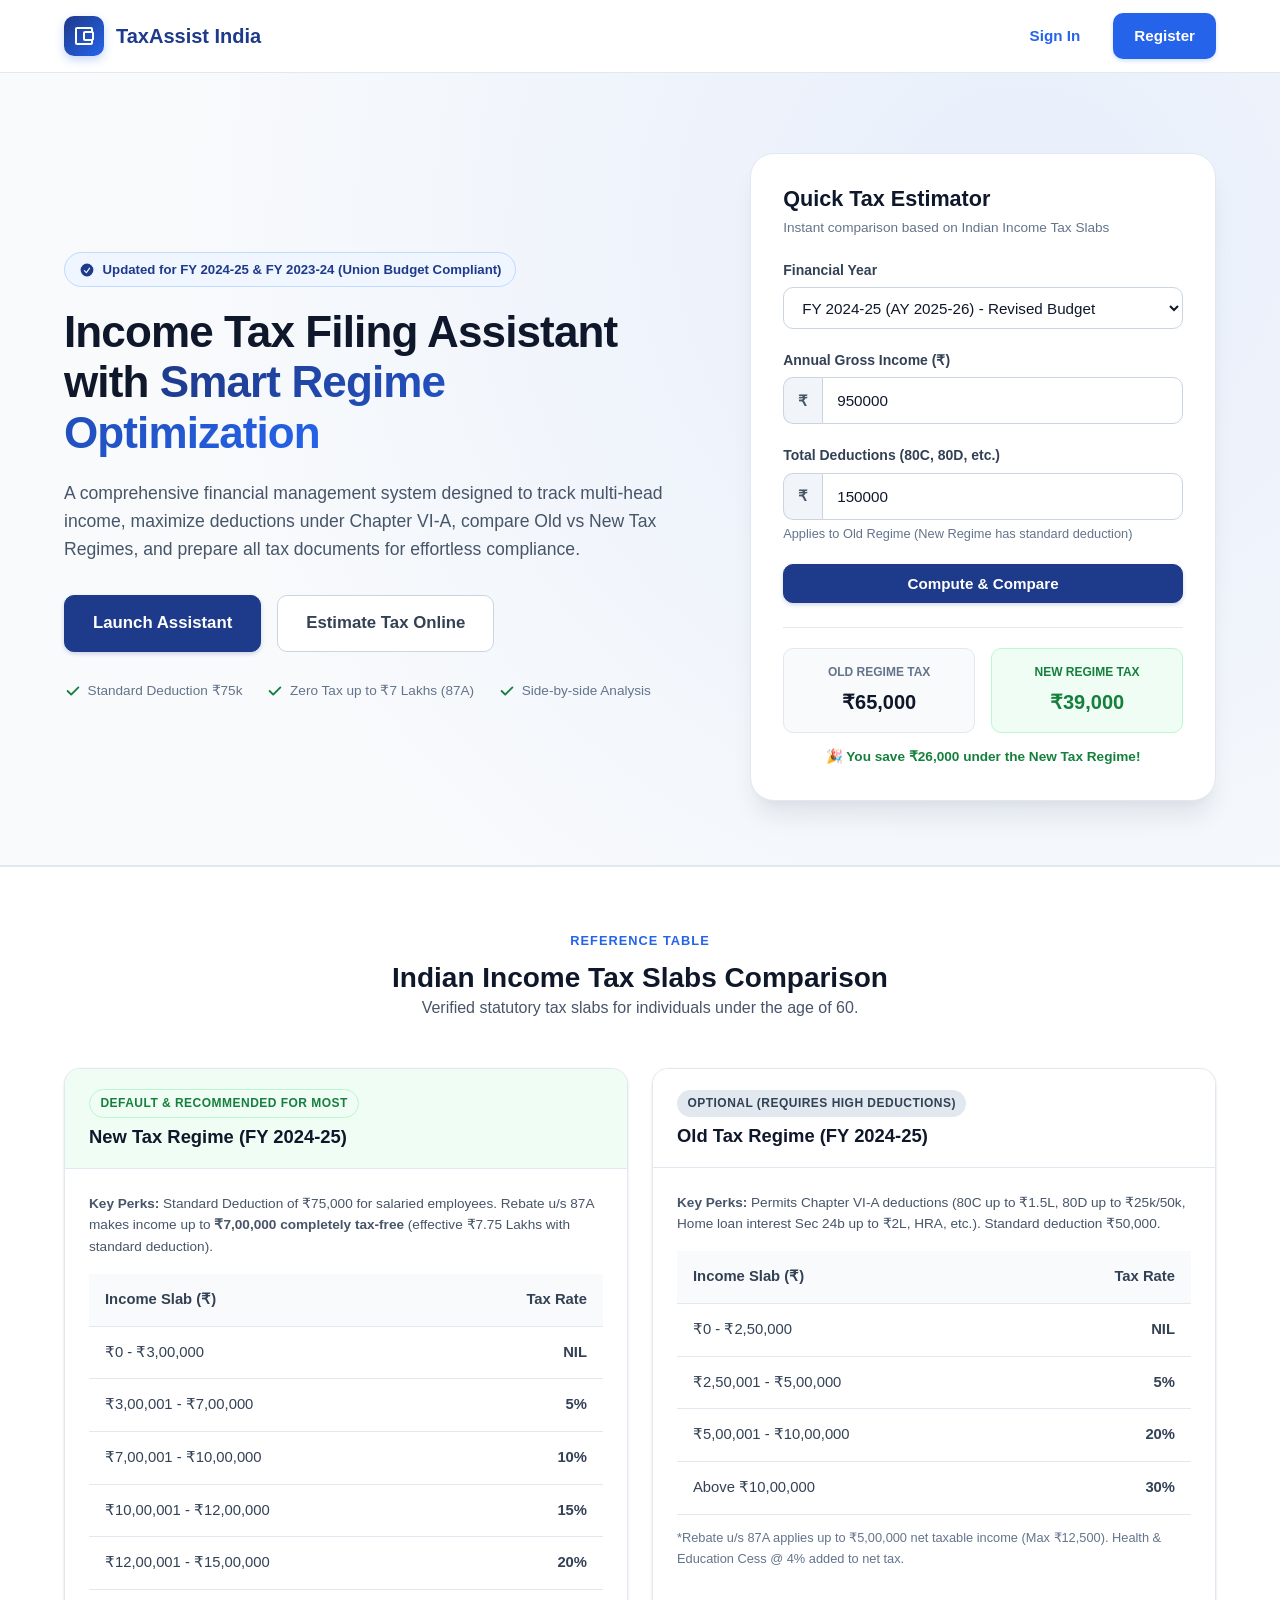
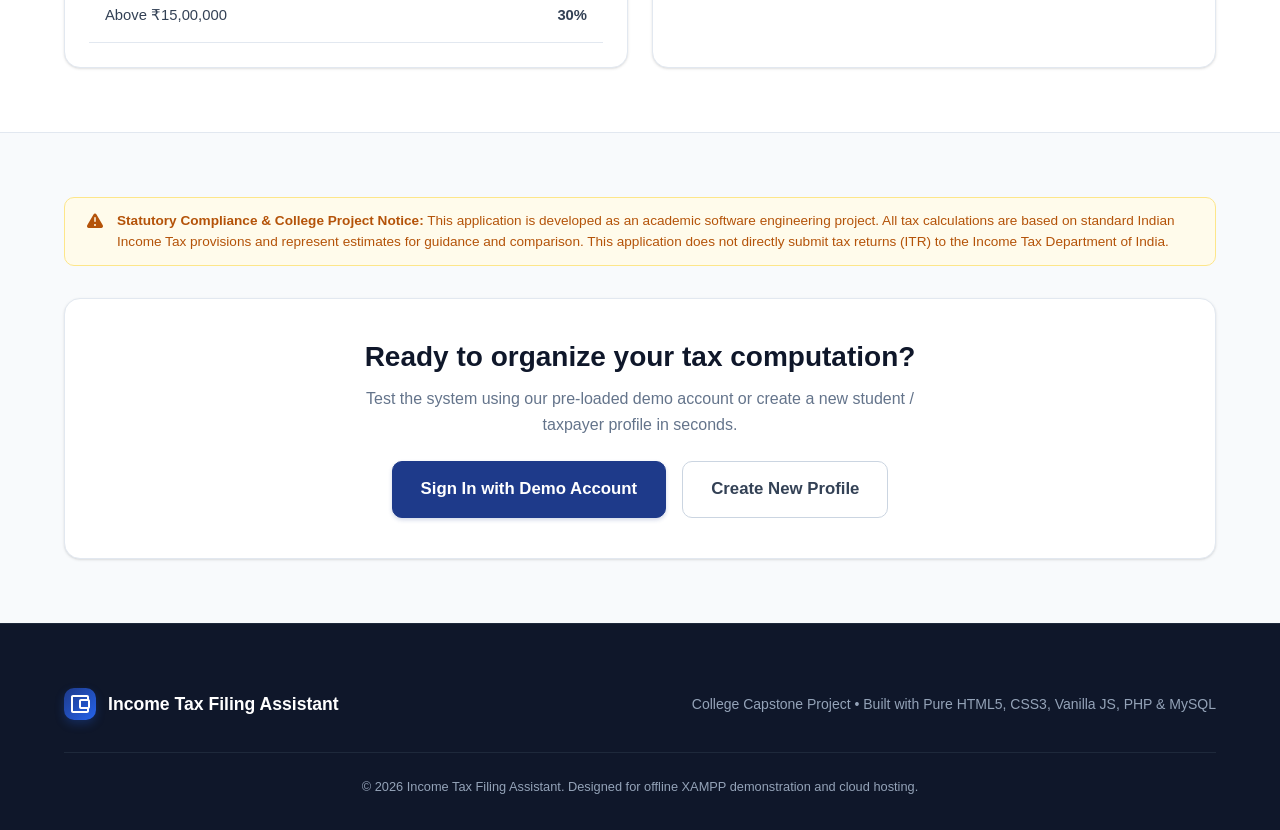
<file: index.html>
<!DOCTYPE html>
<html lang="en">
<head>
  <meta charset="UTF-8">
  <meta name="viewport" content="width=device-width, initial-scale=1.0">
  <title>Income Tax Filing Assistant - College Project</title>
  <link rel="stylesheet" href="assets/css/style.css">
  <style>
    /* Home Page Specific Styling */
    .hero {
      padding: 5rem 0 4rem;
      background: radial-gradient(circle at 80% 20%, rgba(37, 99, 235, 0.08) 0%, rgba(248, 250, 252, 1) 70%);
      border-bottom: 1px solid var(--gray-200);
    }
    .hero-grid {
      display: grid;
      grid-template-columns: 1.15fr 0.85fr;
      gap: 3.5rem;
      align-items: center;
    }
    .hero-badge {
      display: inline-flex;
      align-items: center;
      gap: 0.5rem;
      background: var(--primary-light);
      color: var(--primary);
      padding: 0.35rem 0.85rem;
      border-radius: var(--radius-full);
      font-size: 0.825rem;
      font-weight: 700;
      margin-bottom: 1.25rem;
      border: 1px solid var(--primary-border);
    }
    .hero-title {
      font-size: 2.75rem;
      line-height: 1.15;
      font-weight: 800;
      color: var(--gray-900);
      margin-bottom: 1.25rem;
      letter-spacing: -0.02em;
    }
    .hero-title span {
      background: linear-gradient(135deg, var(--primary), var(--accent));
      -webkit-background-clip: text;
      -webkit-text-fill-color: transparent;
    }
    .hero-desc {
      font-size: 1.1rem;
      color: var(--gray-600);
      margin-bottom: 2rem;
      line-height: 1.6;
    }
    .hero-actions {
      display: flex;
      align-items: center;
      gap: 1rem;
      flex-wrap: wrap;
    }
    .quick-calc-card {
      background: var(--white);
      border-radius: var(--radius-xl);
      padding: 2rem;
      box-shadow: 0 20px 25px -5px rgba(15, 23, 42, 0.08), 0 8px 10px -6px rgba(15, 23, 42, 0.04);
      border: 1px solid var(--gray-200);
    }
    .section-title-wrap {
      text-align: center;
      max-width: 700px;
      margin: 0 auto 3rem;
    }
    .section-tag {
      color: var(--accent);
      font-weight: 700;
      text-transform: uppercase;
      font-size: 0.8rem;
      letter-spacing: 0.08em;
      margin-bottom: 0.5rem;
      display: block;
    }
    .feature-card {
      background: var(--white);
      border: 1px solid var(--gray-200);
      border-radius: var(--radius-lg);
      padding: 2rem;
      transition: var(--transition);
      display: flex;
      flex-direction: column;
      height: 100%;
    }
    .feature-card:hover {
      transform: translateY(-4px);
      box-shadow: var(--shadow-lg);
      border-color: var(--primary-border);
    }
    .feature-icon-box {
      width: 52px;
      height: 52px;
      border-radius: var(--radius-md);
      display: flex;
      align-items: center;
      justify-content: center;
      margin-bottom: 1.25rem;
    }
    .feature-icon-box svg {
      width: 26px;
      height: 26px;
    }
    .footer {
      background: #0f172a;
      color: #94a3b8;
      padding: 4rem 0 2rem;
      border-top: 1px solid #1e293b;
    }
    .footer a {
      color: #cbd5e1;
    }
    .footer a:hover {
      color: #38bdf8;
    }
    @media (max-width: 900px) {
      .hero-grid {
        grid-template-columns: 1fr;
        gap: 2.5rem;
      }
      .hero-title {
        font-size: 2.2rem;
      }
    }
  </style>
</head>
<body>

  <!-- Navigation -->
  <nav class="public-nav">
    <div class="container public-nav-inner">
      <a href="index.html" class="brand-logo" title="TaxAssist India Homepage">
        <div class="brand-icon">
          <svg viewBox="0 0 24 24"><path d="M21 7.28V5c0-1.1-.9-2-2-2H5c-1.11 0-2 .9-2 2v14c0 1.1.89 2 2 2h14c1.1 0 2-.9 2-2v-2.28c.59-.35 1-.98 1-1.72V9c0-.74-.41-1.37-1-1.72zM20 9v6h-7V9h7zM5 19V5h14v2h-6c-1.1 0-2 .9-2 2v6c0 1.1.9 2 2 2h6v2H5z"/></svg>
        </div>
        <span>TaxAssist India</span>
      </a>

      <div class="nav-auth-buttons">
        <a href="login.html" class="btn btn-outline-signin">Sign In</a>
        <a href="register.html" class="btn btn-royal-register">Register</a>
      </div>
    </div>
  </nav>

  <!-- Hero Section -->
  <section class="hero">
    <div class="container">
      <div class="hero-grid">
        <div>
          <div class="hero-badge">
            <svg width="16" height="16" viewBox="0 0 20 20" fill="currentColor"><path fill-rule="evenodd" d="M10 18a8 8 0 100-16 8 8 0 000 16zm3.857-9.809a.75.75 0 00-1.214-.882l-3.483 4.79-1.88-1.88a.75.75 0 10-1.06 1.061l2.5 2.5a.75.75 0 001.137-.089l4-5.5z" clip-rule="evenodd"/></svg>
            Updated for FY 2024-25 & FY 2023-24 (Union Budget Compliant)
          </div>
          <h1 class="hero-title">Income Tax Filing Assistant with <span>Smart Regime Optimization</span></h1>
          <p class="hero-desc">
            A comprehensive financial management system designed to track multi-head income, maximize deductions under Chapter VI-A, compare Old vs New Tax Regimes, and prepare all tax documents for effortless compliance.
          </p>
          <div class="hero-actions">
            <a href="login.html" class="btn btn-primary btn-lg">Launch Assistant</a>
            <a href="#calculator" class="btn btn-secondary btn-lg">Estimate Tax Online</a>
          </div>
          <div style="margin-top: 1.75rem; display: flex; align-items: center; gap: 1.5rem; font-size: 0.85rem; color: var(--gray-500);">
            <div style="display: flex; align-items: center; gap: 0.35rem;">
              <svg width="18" height="18" fill="var(--success)" viewBox="0 0 20 20"><path fill-rule="evenodd" d="M16.707 5.293a1 1 0 010 1.414l-8 8a1 1 0 01-1.414 0l-4-4a1 1 0 011.414-1.414L8 12.586l7.293-7.293a1 1 0 011.414 0z" clip-rule="evenodd"/></svg>
              Standard Deduction ₹75k
            </div>
            <div style="display: flex; align-items: center; gap: 0.35rem;">
              <svg width="18" height="18" fill="var(--success)" viewBox="0 0 20 20"><path fill-rule="evenodd" d="M16.707 5.293a1 1 0 010 1.414l-8 8a1 1 0 01-1.414 0l-4-4a1 1 0 011.414-1.414L8 12.586l7.293-7.293a1 1 0 011.414 0z" clip-rule="evenodd"/></svg>
              Zero Tax up to ₹7 Lakhs (87A)
            </div>
            <div style="display: flex; align-items: center; gap: 0.35rem;">
              <svg width="18" height="18" fill="var(--success)" viewBox="0 0 20 20"><path fill-rule="evenodd" d="M16.707 5.293a1 1 0 010 1.414l-8 8a1 1 0 01-1.414 0l-4-4a1 1 0 011.414-1.414L8 12.586l7.293-7.293a1 1 0 011.414 0z" clip-rule="evenodd"/></svg>
              Side-by-side Analysis
            </div>
          </div>
        </div>

        <!-- Quick Estimator Widget -->
        <div>
          <div class="quick-calc-card" id="calculator">
            <h3 style="margin-bottom: 0.25rem;">Quick Tax Estimator</h3>
            <p class="text-muted" style="font-size: 0.85rem; margin-bottom: 1.25rem;">Instant comparison based on Indian Income Tax Slabs</p>

            <div class="form-group">
              <label class="form-label">Financial Year</label>
              <select id="quick-fy" class="form-select">
                <option value="2024-2025" selected>FY 2024-25 (AY 2025-26) - Revised Budget</option>
                <option value="2023-2024">FY 2023-24 (AY 2024-25)</option>
              </select>
            </div>

            <div class="form-group">
              <label class="form-label">Annual Gross Income (₹)</label>
              <div class="input-group">
                <span class="input-prefix">₹</span>
                <input type="number" id="quick-income" class="form-control" value="950000" step="10000" min="0">
              </div>
            </div>

            <div class="form-group">
              <label class="form-label">Total Deductions (80C, 80D, etc.)</label>
              <div class="input-group">
                <span class="input-prefix">₹</span>
                <input type="number" id="quick-deductions" class="form-control" value="150000" step="5000" min="0">
              </div>
              <span class="form-text">Applies to Old Regime (New Regime has standard deduction)</span>
            </div>

            <button type="button" class="btn btn-primary btn-block" onclick="runQuickCalc()">Compute & Compare</button>

            <!-- Quick Results Display -->
            <div id="quick-results" style="margin-top: 1.5rem; padding-top: 1.25rem; border-top: 1px solid var(--gray-200);">
              <div style="display: grid; grid-template-columns: 1fr 1fr; gap: 1rem; text-align: center;">
                <div style="background: var(--gray-50); padding: 0.85rem; border-radius: var(--radius-md); border: 1px solid var(--gray-200);">
                  <div style="font-size: 0.75rem; font-weight: 700; color: var(--gray-500); text-transform: uppercase;">Old Regime Tax</div>
                  <div id="quick-old-tax" style="font-size: 1.25rem; font-weight: 800; color: var(--gray-900); margin-top: 0.25rem;">₹65,000</div>
                </div>
                <div id="quick-new-card" style="background: var(--success-bg); padding: 0.85rem; border-radius: var(--radius-md); border: 1px solid var(--success-border);">
                  <div style="font-size: 0.75rem; font-weight: 700; color: var(--success); text-transform: uppercase;">New Regime Tax</div>
                  <div id="quick-new-tax" style="font-size: 1.25rem; font-weight: 800; color: var(--success); margin-top: 0.25rem;">₹44,200</div>
                </div>
              </div>

              <div id="quick-recommendation" style="margin-top: 0.85rem; font-size: 0.85rem; font-weight: 600; text-align: center; color: var(--success);">
                🎉 You save ₹20,800 under the New Tax Regime!
              </div>
            </div>
          </div>
        </div>
      </div>
    </div>
  </section>

  <!-- Tax Slabs Reference Section -->
  <section id="tax-slabs" style="padding: 4rem 0; background-color: var(--white); border-top: 1px solid var(--gray-200); border-bottom: 1px solid var(--gray-200);">
    <div class="container">
      <div class="section-title-wrap">
        <span class="section-tag">Reference Table</span>
        <h2>Indian Income Tax Slabs Comparison</h2>
        <p>Verified statutory tax slabs for individuals under the age of 60.</p>
      </div>

      <div class="grid grid-cols-2">
        <!-- New Regime (FY 2024-25 Budget 2024) -->
        <div class="card">
          <div class="card-header" style="background: #f0fdf4;">
            <div>
              <div class="badge badge-success">Default & Recommended for Most</div>
              <h3 class="card-title" style="margin-top: 0.4rem;">New Tax Regime (FY 2024-25)</h3>
            </div>
          </div>
          <div class="card-body">
            <p style="font-size: 0.85rem; color: var(--gray-600); margin-bottom: 1rem;">
              <strong>Key Perks:</strong> Standard Deduction of ₹75,000 for salaried employees. Rebate u/s 87A makes income up to <strong>₹7,00,000 completely tax-free</strong> (effective ₹7.75 Lakhs with standard deduction).
            </p>
            <div class="table-responsive">
              <table class="table">
                <thead>
                  <tr>
                    <th>Income Slab (₹)</th>
                    <th class="text-right">Tax Rate</th>
                  </tr>
                </thead>
                <tbody>
                  <tr><td>₹0 - ₹3,00,000</td><td class="text-right font-bold text-success">NIL</td></tr>
                  <tr><td>₹3,00,001 - ₹7,00,000</td><td class="text-right font-bold">5%</td></tr>
                  <tr><td>₹7,00,001 - ₹10,00,000</td><td class="text-right font-bold">10%</td></tr>
                  <tr><td>₹10,00,001 - ₹12,00,000</td><td class="text-right font-bold">15%</td></tr>
                  <tr><td>₹12,00,001 - ₹15,00,000</td><td class="text-right font-bold">20%</td></tr>
                  <tr><td>Above ₹15,00,000</td><td class="text-right font-bold">30%</td></tr>
                </tbody>
              </table>
            </div>
          </div>
        </div>

        <!-- Old Regime -->
        <div class="card">
          <div class="card-header">
            <div>
              <div class="badge badge-neutral">Optional (Requires High Deductions)</div>
              <h3 class="card-title" style="margin-top: 0.4rem;">Old Tax Regime (FY 2024-25)</h3>
            </div>
          </div>
          <div class="card-body">
            <p style="font-size: 0.85rem; color: var(--gray-600); margin-bottom: 1rem;">
              <strong>Key Perks:</strong> Permits Chapter VI-A deductions (80C up to ₹1.5L, 80D up to ₹25k/50k, Home loan interest Sec 24b up to ₹2L, HRA, etc.). Standard deduction ₹50,000.
            </p>
            <div class="table-responsive">
              <table class="table">
                <thead>
                  <tr>
                    <th>Income Slab (₹)</th>
                    <th class="text-right">Tax Rate</th>
                  </tr>
                </thead>
                <tbody>
                  <tr><td>₹0 - ₹2,50,000</td><td class="text-right font-bold text-success">NIL</td></tr>
                  <tr><td>₹2,50,001 - ₹5,00,000</td><td class="text-right font-bold">5%</td></tr>
                  <tr><td>₹5,00,001 - ₹10,00,000</td><td class="text-right font-bold">20%</td></tr>
                  <tr><td>Above ₹10,00,000</td><td class="text-right font-bold">30%</td></tr>
                </tbody>
              </table>
            </div>
            <p style="font-size: 0.8rem; color: var(--gray-500); margin-top: 0.85rem;">
              *Rebate u/s 87A applies up to ₹5,00,000 net taxable income (Max ₹12,500). Health & Education Cess @ 4% added to net tax.
            </p>
          </div>
        </div>
      </div>
    </div>
  </section>

  <!-- Project Info & Disclaimer -->
  <section id="about" style="padding: 4rem 0;">
    <div class="container">
      <div class="disclaimer-banner">
        <svg viewBox="0 0 20 20" fill="currentColor"><path fill-rule="evenodd" d="M8.485 2.495c.673-1.167 2.357-1.167 3.03 0l6.28 10.875c.673 1.167-.17 2.625-1.516 2.625H3.72c-1.347 0-2.189-1.458-1.515-2.625L8.485 2.495zM10 5a.75.75 0 01.75.75v3.5a.75.75 0 01-1.5 0v-3.5A.75.75 0 0110 5zm0 9a1 1 0 100-2 1 1 0 000 2z" clip-rule="evenodd"/></svg>
        <div>
          <strong>Statutory Compliance & College Project Notice:</strong>
          This application is developed as an academic software engineering project. All tax calculations are based on standard Indian Income Tax provisions and represent estimates for guidance and comparison. This application does not directly submit tax returns (ITR) to the Income Tax Department of India.
        </div>
      </div>

      <div class="card" style="margin-top: 2rem;">
        <div class="card-body" style="padding: 2.5rem; text-align: center;">
          <h2 style="margin-bottom: 0.75rem;">Ready to organize your tax computation?</h2>
          <p class="text-muted" style="max-width: 550px; margin: 0 auto 1.5rem;">
            Test the system using our pre-loaded demo account or create a new student / taxpayer profile in seconds.
          </p>
          <div style="display: flex; justify-content: center; gap: 1rem; flex-wrap: wrap;">
            <a href="login.html" class="btn btn-primary btn-lg">Sign In with Demo Account</a>
            <a href="register.html" class="btn btn-secondary btn-lg">Create New Profile</a>
          </div>
        </div>
      </div>
    </div>
  </section>

  <!-- Footer -->
  <footer class="footer">
    <div class="container">
      <div style="display: flex; justify-content: space-between; align-items: center; flex-wrap: wrap; gap: 1.5rem; padding-bottom: 2rem; border-bottom: 1px solid #1e293b;">
        <div style="display: flex; align-items: center; gap: 0.75rem;">
          <div class="brand-icon" style="width: 32px; height: 32px;">
            <svg viewBox="0 0 24 24"><path d="M21 7.28V5c0-1.1-.9-2-2-2H5c-1.11 0-2 .9-2 2v14c0 1.1.89 2 2 2h14c1.1 0 2-.9 2-2v-2.28c.59-.35 1-.98 1-1.72V9c0-.74-.41-1.37-1-1.72zM20 9v6h-7V9h7zM5 19V5h14v2h-6c-1.1 0-2 .9-2 2v6c0 1.1.9 2 2 2h6v2H5z"/></svg>
          </div>
          <span style="font-weight: 700; color: white; font-size: 1.1rem;">Income Tax Filing Assistant</span>
        </div>
        <div style="font-size: 0.875rem;">
          College Capstone Project &bull; Built with Pure HTML5, CSS3, Vanilla JS, PHP & MySQL
        </div>
      </div>
      <div style="text-align: center; margin-top: 1.5rem; font-size: 0.8rem;">
        &copy; 2026 Income Tax Filing Assistant. Designed for offline XAMPP demonstration and cloud hosting.
      </div>
    </div>
  </footer>

  <script src="assets/js/api.js"></script>
  <script>
    // Pure Vanilla JS Tax Estimator on Home Page
    function calculateTaxSlabs(taxableIncome, slabs) {
      let tax = 0;
      let prevLimit = 0;

      for (let slab of slabs) {
        if (taxableIncome > prevLimit) {
          const taxableInThisSlab = Math.min(taxableIncome - prevLimit, slab.upTo - prevLimit);
          tax += (taxableInThisSlab * slab.rate) / 100;
          prevLimit = slab.upTo;
        } else {
          break;
        }
      }
      return tax;
    }

    function runQuickCalc() {
      const fy = document.getElementById('quick-fy').value;
      const grossIncome = Math.max(0, parseFloat(document.getElementById('quick-income').value) || 0);
      const deductions = Math.max(0, parseFloat(document.getElementById('quick-deductions').value) || 0);

      // Slabs Definition
      let newStdDed = (fy === '2024-2025') ? 75000 : 50000;
      let oldStdDed = 50000;

      // Old Regime Calculation
      let oldTaxable = Math.max(0, grossIncome - oldStdDed - deductions);
      const oldSlabs = [
        { upTo: 250000, rate: 0 },
        { upTo: 500000, rate: 5 },
        { upTo: 1000000, rate: 20 },
        { upTo: Infinity, rate: 30 }
      ];
      let oldBaseTax = calculateTaxSlabs(oldTaxable, oldSlabs);
      // Section 87A Rebate for Old Regime (taxable income <= 5,00,000)
      let oldRebate = (oldTaxable <= 500000) ? Math.min(oldBaseTax, 12500) : 0;
      let oldTaxAfterRebate = Math.max(0, oldBaseTax - oldRebate);
      let oldCess = Math.round(oldTaxAfterRebate * 0.04);
      let oldNetTax = oldTaxAfterRebate + oldCess;

      // New Regime Calculation
      let newTaxable = Math.max(0, grossIncome - newStdDed);
      let newSlabs;
      let rebateLimit = 700000;

      if (fy === '2024-2025') {
        // Budget 2024 Revised Slabs
        newSlabs = [
          { upTo: 300000, rate: 0 },
          { upTo: 700000, rate: 5 },
          { upTo: 1000000, rate: 10 },
          { upTo: 1200000, rate: 15 },
          { upTo: 1500000, rate: 20 },
          { upTo: Infinity, rate: 30 }
        ];
      } else {
        // FY 2023-2024 Slabs
        newSlabs = [
          { upTo: 300000, rate: 0 },
          { upTo: 600000, rate: 5 },
          { upTo: 900000, rate: 10 },
          { upTo: 1200000, rate: 15 },
          { upTo: 1500000, rate: 20 },
          { upTo: Infinity, rate: 30 }
        ];
      }

      let newBaseTax = calculateTaxSlabs(newTaxable, newSlabs);
      // Section 87A Rebate for New Regime (taxable income <= 7,00,000)
      let newRebate = (newTaxable <= rebateLimit) ? newBaseTax : 0;
      let newTaxAfterRebate = Math.max(0, newBaseTax - newRebate);
      let newCess = Math.round(newTaxAfterRebate * 0.04);
      let newNetTax = newTaxAfterRebate + newCess;

      // Render Results
      document.getElementById('quick-old-tax').textContent = formatINR(oldNetTax);
      document.getElementById('quick-new-tax').textContent = formatINR(newNetTax);

      const recEl = document.getElementById('quick-recommendation');
      const newCard = document.getElementById('quick-new-card');

      if (newNetTax < oldNetTax) {
        const diff = oldNetTax - newNetTax;
        recEl.innerHTML = `🎉 You save <strong>${formatINR(diff)}</strong> under the <strong>New Tax Regime</strong>!`;
        recEl.style.color = 'var(--success)';
        newCard.style.borderColor = 'var(--success-border)';
      } else if (oldNetTax < newNetTax) {
        const diff = newNetTax - oldNetTax;
        recEl.innerHTML = `🎉 You save <strong>${formatINR(diff)}</strong> under the <strong>Old Tax Regime</strong>!`;
        recEl.style.color = 'var(--primary)';
      } else {
        recEl.innerHTML = `Both regimes yield the same tax liability (${formatINR(newNetTax)}).`;
        recEl.style.color = 'var(--gray-700)';
      }
    }

    // Run once on load
    document.addEventListener('DOMContentLoaded', runQuickCalc);
  </script>
</body>
</html>
</file>
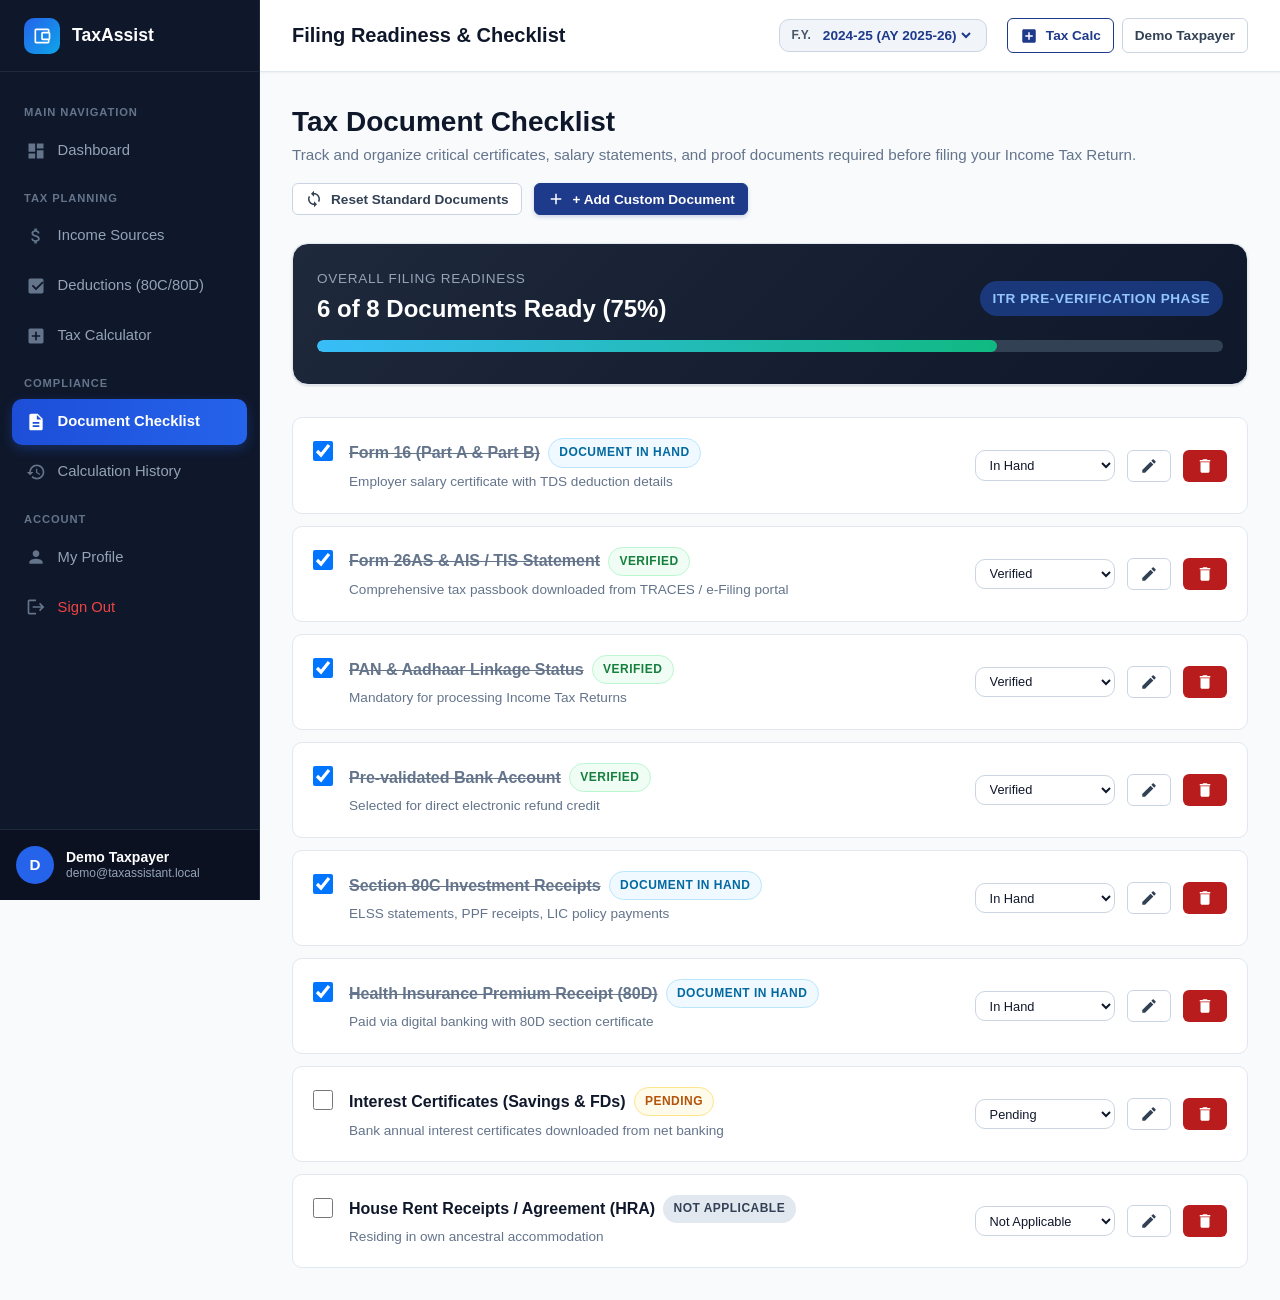
<file: checklist.html>
<!DOCTYPE html>
<html lang="en">
<head>
  <meta charset="UTF-8">
  <meta name="viewport" content="width=device-width, initial-scale=1.0">
  <title>Tax Document Checklist - Income Tax Filing Assistant</title>
  <link rel="stylesheet" href="assets/css/style.css">
  <link rel="stylesheet" href="assets/css/dashboard.css">
</head>
<body>
<div class="app-wrapper">
<aside class="sidebar" id="sidebar">
  <div class="sidebar-header">
    <a href="dashboard.html" class="sidebar-brand">
      <div class="sidebar-brand-icon">
        <svg viewBox="0 0 24 24" fill="currentColor"><path d="M21 7.28V5c0-1.1-.9-2-2-2H5c-1.11 0-2 .9-2 2v14c0 1.1.89 2 2 2h14c1.1 0 2-.9 2-2v-2.28c.59-.35 1-.98 1-1.72V9c0-.74-.41-1.37-1-1.72zM20 9v6h-7V9h7zM5 19V5h14v2h-6c-1.1 0-2 .9-2 2v6c0 1.1.9 2 2 2h6v2H5z"/></svg>
      </div>
      <span>TaxAssist</span>
    </a>
  </div>

  <ul class="sidebar-menu">
    <li class="sidebar-heading">Main Navigation</li>
    <li class="sidebar-item">
      <a href="dashboard.html" class="sidebar-link">
        <svg viewBox="0 0 24 24" fill="currentColor"><path d="M3 13h8V3H3v10zm0 8h8v-6H3v6zm10 0h8V11h-8v10zm0-18v6h8V3h-8z"/></svg>
        <span>Dashboard</span>
      </a>
    </li>

    <li class="sidebar-heading">Tax Planning</li>
    <li class="sidebar-item">
      <a href="income.html" class="sidebar-link">
        <svg viewBox="0 0 24 24" fill="currentColor"><path d="M11.8 10.9c-2.27-.59-3-1.2-3-2.15 0-1.09 1.01-1.85 2.7-1.85 1.78 0 2.44.85 2.5 2.1h2.21c-.07-1.72-1.12-3.3-3.21-3.81V3h-3v2.16c-1.94.42-3.5 1.68-3.5 3.61 0 2.31 1.91 3.46 4.7 4.13 2.5.6 3 1.48 3 2.41 0 .69-.49 1.79-2.7 1.79-2.06 0-2.87-.92-2.98-2.1h-2.2c.12 2.19 1.76 3.42 3.68 3.83V21h3v-2.15c1.95-.37 3.5-1.5 3.5-3.55 0-2.84-2.43-3.81-4.7-4.4z"/></svg>
        <span>Income Sources</span>
      </a>
    </li>

    <li class="sidebar-item">
      <a href="deductions.html" class="sidebar-link">
        <svg viewBox="0 0 24 24" fill="currentColor"><path d="M19 3H5c-1.1 0-2 .9-2 2v14c0 1.1.9 2 2 2h14c1.1 0 2-.9 2-2V5c0-1.1-.9-2-2-2zm-7 14l-5-5 1.41-1.41L12 14.17l7.59-7.59L21 8l-9 9z"/></svg>
        <span>Deductions (80C/80D)</span>
      </a>
    </li>

    <li class="sidebar-item">
      <a href="calculator.html" class="sidebar-link">
        <svg viewBox="0 0 24 24" fill="currentColor"><path d="M19 3H5c-1.1 0-2 .9-2 2v14c0 1.1.9 2 2 2h14c1.1 0 2-.9 2-2V5c0-1.1-.9-2-2-2zm-2 10h-4v4h-2v-4H7v-2h4V7h2v4h4v2z"/></svg>
        <span>Tax Calculator</span>
      </a>
    </li>

    <li class="sidebar-heading">Compliance</li>
    <li class="sidebar-item">
      <a href="checklist.html" class="sidebar-link active">
        <svg viewBox="0 0 24 24" fill="currentColor"><path d="M14 2H6c-1.1 0-1.99.9-1.99 2L4 20c0 1.1.89 2 1.99 2H18c1.1 0 2-.9 2-2V8l-6-6zm2 16H8v-2h8v2zm0-4H8v-2h8v2zm-3-5V3.5L18.5 9H13z"/></svg>
        <span>Document Checklist</span>
      </a>
    </li>

    <li class="sidebar-item">
      <a href="history.html" class="sidebar-link">
        <svg viewBox="0 0 24 24" fill="currentColor"><path d="M13 3c-4.97 0-9 4.03-9 9H1l3.89 3.89.07.14L9 12H6c0-3.87 3.13-7 7-7s7 3.13 7 7-3.13 7-7 7c-1.93 0-3.68-.79-4.94-2.06l-1.42 1.42C8.27 19.99 10.51 21 13 21c4.97 0 9-4.03 9-9s-4.03-9-9-9zm-1 5v5l4.28 2.54.72-1.21-3.5-2.08V8H12z"/></svg>
        <span>Calculation History</span>
      </a>
    </li>

    <li class="sidebar-heading">Account</li>
    <li class="sidebar-item">
      <a href="profile.html" class="sidebar-link">
        <svg viewBox="0 0 24 24" fill="currentColor"><path d="M12 12c2.21 0 4-1.79 4-4s-1.79-4-4-4-4 1.79-4 4 1.79 4 4 4zm0 2c-2.67 0-8 1.34-8 4v2h16v-2c0-2.66-5.33-4-8-4z"/></svg>
        <span>My Profile</span>
      </a>
    </li>

    <li class="sidebar-item">
      <a href="#" onclick="handleLogout(); return false;" class="sidebar-link" style="color: #ef4444;">
        <svg viewBox="0 0 24 24" fill="currentColor"><path d="M17 7l-1.41 1.41L18.17 11H8v2h10.17l-2.58 2.58L17 17l5-5zM4 5h8V3H4c-1.1 0-2 .9-2 2v14c0 1.1.9 2 2 2h8v-2H4V5z"/></svg>
        <span>Sign Out</span>
      </a>
    </li>
  </ul>

  <div class="sidebar-footer">
    <div class="user-snippet">
      <div class="user-avatar js-user-initial">U</div>
      <div class="user-details">
        <div class="user-name js-user-name">Loading...</div>
        <div class="user-role js-user-email">Taxpayer</div>
      </div>
    </div>
  </div>
</aside>

<div class="main-wrapper">
  <header class="topbar">
    <div class="topbar-left">
      <button type="button" class="mobile-sidebar-toggle" id="mobile-sidebar-toggle" aria-label="Toggle Navigation">
        <svg width="24" height="24" fill="currentColor" viewBox="0 0 24 24"><path d="M3 18h18v-2H3v2zm0-5h18v-2H3v2zm0-7v2h18V6H3z"/></svg>
      </button>
      <h1 class="topbar-title">Filing Readiness & Checklist</h1>
    </div>

    <div class="topbar-right">
      <div class="fy-badge-selector">
        <label for="global-fy-selector">F.Y.</label>
        <select id="global-fy-selector" class="fy-select" title="Change Active Financial Year">
          <option value="2024-2025">2024-25 (AY 2025-26)</option>
          <option value="2023-2024">2023-24 (AY 2024-25)</option>
        </select>
      </div>

      <div style="display: flex; gap: 0.5rem;">
        <a href="calculator.html" class="btn btn-outline-primary btn-sm" title="Compute Tax">
          <svg viewBox="0 0 24 24" fill="currentColor"><path d="M19 3H5c-1.1 0-2 .9-2 2v14c0 1.1.9 2 2 2h14c1.1 0 2-.9 2-2V5c0-1.1-.9-2-2-2zm-2 10h-4v4h-2v-4H7v-2h4V7h2v4h4v2z"/></svg>
          <span>Tax Calc</span>
        </a>
        <a href="profile.html" class="btn btn-secondary btn-sm js-user-name" title="Manage Profile">Profile</a>
      </div>
    </div>
  </header>

<main class="content-body">
    <!-- Page Header -->
    <div class="page-header">
      <div>
        <h2 class="page-title">Tax Document Checklist</h2>
        <p class="page-subtitle">Track and organize critical certificates, salary statements, and proof documents required before filing your Income Tax Return.</p>
      </div>
      <div class="page-actions">
        <button type="button" class="btn btn-secondary btn-sm" onclick="seedDefaultChecklist()">
          <svg viewBox="0 0 24 24" fill="currentColor"><path d="M12 4V1L8 5l4 4V6c3.31 0 6 2.69 6 6 0 1.01-.25 1.97-.7 2.8l1.46 1.46C19.54 15.03 20 13.57 20 12c0-4.42-3.58-8-8-8zm0 14c-3.31 0-6-2.69-6-6 0-1.01.25-1.97.7-2.8L5.24 7.74C4.46 8.97 4 10.43 4 12c0 4.42 3.58 8 8 8v3l4-4-4-4v3z"/></svg>
          Reset Standard Documents
        </button>
        <button type="button" class="btn btn-primary btn-sm" onclick="openAddCustomDocModal()">
          <svg viewBox="0 0 24 24" fill="currentColor"><path d="M19 13h-6v6h-2v-6H5v-2h6V5h2v6h6v2z"/></svg>
          + Add Custom Document
        </button>
      </div>
    </div>

    <!-- Readiness Progress Card -->
    <div class="card" style="margin-bottom: 2rem; background: linear-gradient(135deg, #1e293b 0%, #0f172a 100%); color: white;">
      <div class="card-body">
        <div style="display: flex; justify-content: space-between; align-items: center; margin-bottom: 0.75rem; flex-wrap: wrap; gap: 0.5rem;">
          <div>
            <div style="font-size: 0.85rem; color: #94a3b8; text-transform: uppercase; letter-spacing: 0.05em;">Overall Filing Readiness</div>
            <div style="font-size: 1.5rem; font-weight: 800; color: #ffffff;" id="checklist-progress-text">0 of 0 Documents Ready (0%)</div>
          </div>
          <span class="badge" style="background: rgba(37, 99, 235, 0.4); color: #93c5fd; font-size: 0.85rem; padding: 0.4rem 0.8rem;">
            ITR Pre-Verification Phase
          </span>
        </div>
        <div class="progress-bar-container" style="height: 12px; background-color: #334155;">
          <div class="progress-bar-fill" id="checklist-progress-bar" style="width: 0%; background: linear-gradient(90deg, #38bdf8, #10b981);"></div>
        </div>
      </div>
    </div>

    <!-- Document Checklist Container -->
    <div style="display: flex; flex-direction: column; gap: 0.75rem;" id="checklist-items-container">
      <!-- Populated via JS -->
    </div>
  </main>

  <!-- Add Custom Document Modal -->
  <div class="modal-overlay" id="custom-doc-modal">
    <div class="modal-dialog">
      <div class="modal-header">
        <h3 class="modal-title">Add Custom Document to Checklist</h3>
        <button type="button" class="modal-close" data-dismiss="modal">&times;</button>
      </div>
      <form id="custom-doc-form" onsubmit="handleAddCustomDoc(event)">
        <div class="modal-body">
          <div class="form-group">
            <label class="form-label" for="custom-doc-name">Document Title <span class="required">*</span></label>
            <input type="text" id="custom-doc-name" class="form-control" placeholder="e.g. Electric Vehicle Loan Certificate (Sec 80EEB)" required>
          </div>

          <div class="form-group">
            <label class="form-label" for="custom-doc-notes">Purpose / Instructions</label>
            <textarea id="custom-doc-notes" class="form-control" rows="3" placeholder="Notes on where to obtain this certificate or policy details"></textarea>
          </div>
        </div>
        <div class="modal-footer">
          <button type="button" class="btn btn-secondary" data-dismiss="modal">Cancel</button>
          <button type="submit" class="btn btn-primary">Add to Checklist</button>
        </div>
      </form>
    </div>
  </div>

  <!-- Note Edit Modal -->
  <div class="modal-overlay" id="doc-note-modal">
    <div class="modal-dialog">
      <div class="modal-header">
        <h3 class="modal-title" id="doc-note-title">Document Note</h3>
        <button type="button" class="modal-close" data-dismiss="modal">&times;</button>
      </div>
      <div class="modal-body">
        <div class="form-group">
          <label class="form-label" for="doc-note-text">Notes / Reference No. / Policy Number</label>
          <textarea id="doc-note-text" class="form-control" rows="4"></textarea>
        </div>
      </div>
      <div class="modal-footer">
        <button type="button" class="btn btn-secondary" data-dismiss="modal">Cancel</button>
        <button type="button" class="btn btn-primary" onclick="saveDocNote()">Save Note</button>
      </div>
    </div>
  </div>

<script src="assets/js/checklist.js"></script>

  </div><!-- /main-wrapper -->
</div><!-- /app-wrapper -->

<!-- Global Toast Container -->
<div id="toast-container"></div>

<!-- Core Scripts -->
<script src="assets/js/api.js"></script>
<script>
  document.addEventListener("DOMContentLoaded", () => {
    checkAuthSession();
  });
</script>
</body>
</html>
</file>
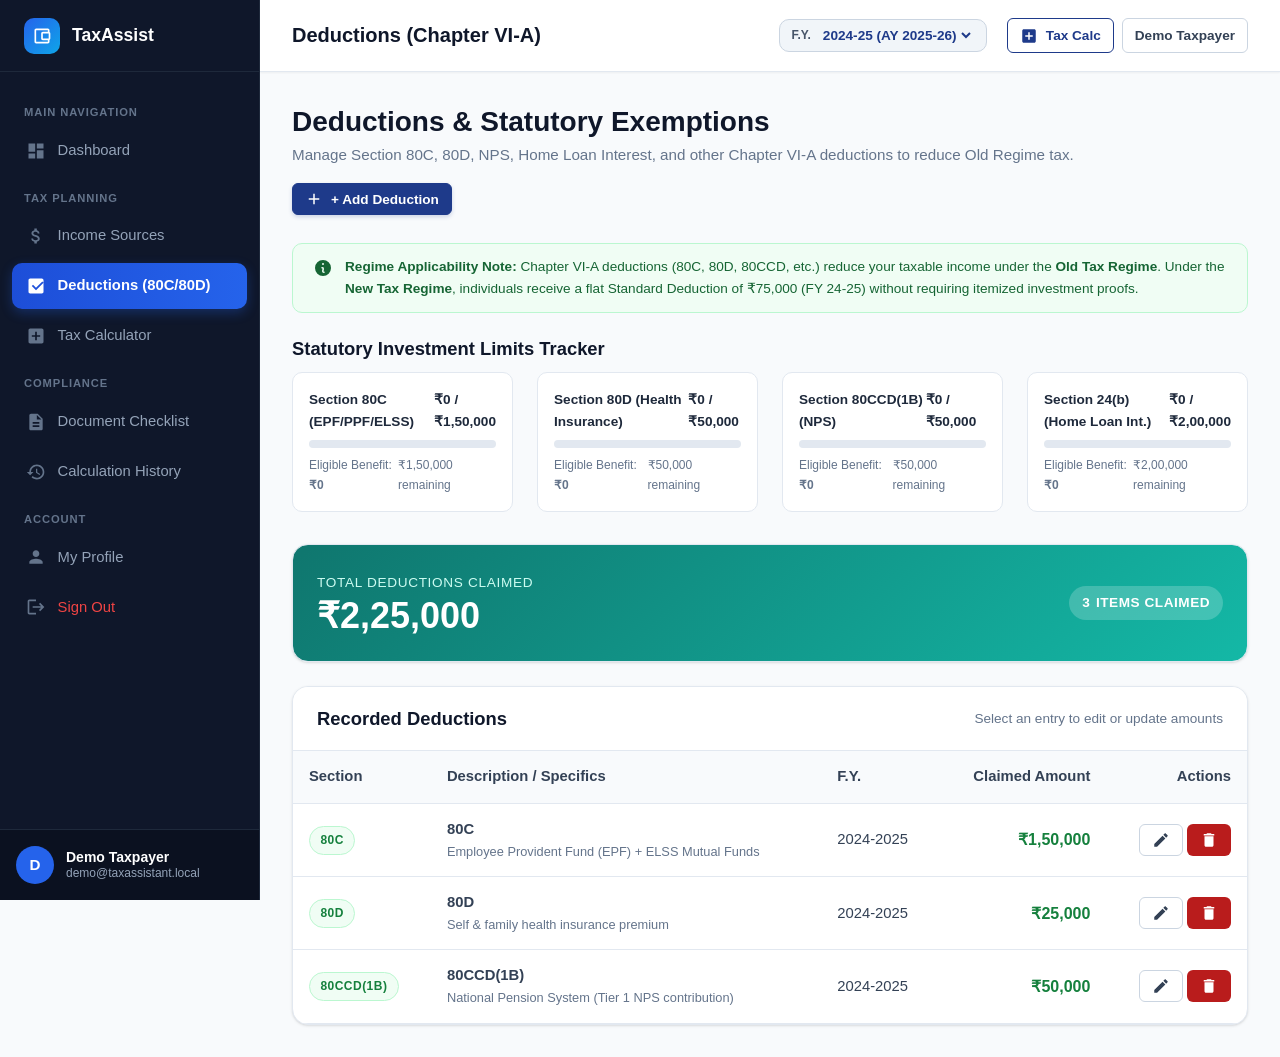
<file: deductions.html>
<!DOCTYPE html>
<html lang="en">
<head>
  <meta charset="UTF-8">
  <meta name="viewport" content="width=device-width, initial-scale=1.0">
  <title>Deductions & Exemptions Management - Income Tax Filing Assistant</title>
  <link rel="stylesheet" href="assets/css/style.css">
  <link rel="stylesheet" href="assets/css/dashboard.css">
</head>
<body>
<div class="app-wrapper">
<aside class="sidebar" id="sidebar">
  <div class="sidebar-header">
    <a href="dashboard.html" class="sidebar-brand">
      <div class="sidebar-brand-icon">
        <svg viewBox="0 0 24 24" fill="currentColor"><path d="M21 7.28V5c0-1.1-.9-2-2-2H5c-1.11 0-2 .9-2 2v14c0 1.1.89 2 2 2h14c1.1 0 2-.9 2-2v-2.28c.59-.35 1-.98 1-1.72V9c0-.74-.41-1.37-1-1.72zM20 9v6h-7V9h7zM5 19V5h14v2h-6c-1.1 0-2 .9-2 2v6c0 1.1.9 2 2 2h6v2H5z"/></svg>
      </div>
      <span>TaxAssist</span>
    </a>
  </div>

  <ul class="sidebar-menu">
    <li class="sidebar-heading">Main Navigation</li>
    <li class="sidebar-item">
      <a href="dashboard.html" class="sidebar-link">
        <svg viewBox="0 0 24 24" fill="currentColor"><path d="M3 13h8V3H3v10zm0 8h8v-6H3v6zm10 0h8V11h-8v10zm0-18v6h8V3h-8z"/></svg>
        <span>Dashboard</span>
      </a>
    </li>

    <li class="sidebar-heading">Tax Planning</li>
    <li class="sidebar-item">
      <a href="income.html" class="sidebar-link">
        <svg viewBox="0 0 24 24" fill="currentColor"><path d="M11.8 10.9c-2.27-.59-3-1.2-3-2.15 0-1.09 1.01-1.85 2.7-1.85 1.78 0 2.44.85 2.5 2.1h2.21c-.07-1.72-1.12-3.3-3.21-3.81V3h-3v2.16c-1.94.42-3.5 1.68-3.5 3.61 0 2.31 1.91 3.46 4.7 4.13 2.5.6 3 1.48 3 2.41 0 .69-.49 1.79-2.7 1.79-2.06 0-2.87-.92-2.98-2.1h-2.2c.12 2.19 1.76 3.42 3.68 3.83V21h3v-2.15c1.95-.37 3.5-1.5 3.5-3.55 0-2.84-2.43-3.81-4.7-4.4z"/></svg>
        <span>Income Sources</span>
      </a>
    </li>

    <li class="sidebar-item">
      <a href="deductions.html" class="sidebar-link active">
        <svg viewBox="0 0 24 24" fill="currentColor"><path d="M19 3H5c-1.1 0-2 .9-2 2v14c0 1.1.9 2 2 2h14c1.1 0 2-.9 2-2V5c0-1.1-.9-2-2-2zm-7 14l-5-5 1.41-1.41L12 14.17l7.59-7.59L21 8l-9 9z"/></svg>
        <span>Deductions (80C/80D)</span>
      </a>
    </li>

    <li class="sidebar-item">
      <a href="calculator.html" class="sidebar-link">
        <svg viewBox="0 0 24 24" fill="currentColor"><path d="M19 3H5c-1.1 0-2 .9-2 2v14c0 1.1.9 2 2 2h14c1.1 0 2-.9 2-2V5c0-1.1-.9-2-2-2zm-2 10h-4v4h-2v-4H7v-2h4V7h2v4h4v2z"/></svg>
        <span>Tax Calculator</span>
      </a>
    </li>

    <li class="sidebar-heading">Compliance</li>
    <li class="sidebar-item">
      <a href="checklist.html" class="sidebar-link">
        <svg viewBox="0 0 24 24" fill="currentColor"><path d="M14 2H6c-1.1 0-1.99.9-1.99 2L4 20c0 1.1.89 2 1.99 2H18c1.1 0 2-.9 2-2V8l-6-6zm2 16H8v-2h8v2zm0-4H8v-2h8v2zm-3-5V3.5L18.5 9H13z"/></svg>
        <span>Document Checklist</span>
      </a>
    </li>

    <li class="sidebar-item">
      <a href="history.html" class="sidebar-link">
        <svg viewBox="0 0 24 24" fill="currentColor"><path d="M13 3c-4.97 0-9 4.03-9 9H1l3.89 3.89.07.14L9 12H6c0-3.87 3.13-7 7-7s7 3.13 7 7-3.13 7-7 7c-1.93 0-3.68-.79-4.94-2.06l-1.42 1.42C8.27 19.99 10.51 21 13 21c4.97 0 9-4.03 9-9s-4.03-9-9-9zm-1 5v5l4.28 2.54.72-1.21-3.5-2.08V8H12z"/></svg>
        <span>Calculation History</span>
      </a>
    </li>

    <li class="sidebar-heading">Account</li>
    <li class="sidebar-item">
      <a href="profile.html" class="sidebar-link">
        <svg viewBox="0 0 24 24" fill="currentColor"><path d="M12 12c2.21 0 4-1.79 4-4s-1.79-4-4-4-4 1.79-4 4 1.79 4 4 4zm0 2c-2.67 0-8 1.34-8 4v2h16v-2c0-2.66-5.33-4-8-4z"/></svg>
        <span>My Profile</span>
      </a>
    </li>

    <li class="sidebar-item">
      <a href="#" onclick="handleLogout(); return false;" class="sidebar-link" style="color: #ef4444;">
        <svg viewBox="0 0 24 24" fill="currentColor"><path d="M17 7l-1.41 1.41L18.17 11H8v2h10.17l-2.58 2.58L17 17l5-5zM4 5h8V3H4c-1.1 0-2 .9-2 2v14c0 1.1.9 2 2 2h8v-2H4V5z"/></svg>
        <span>Sign Out</span>
      </a>
    </li>
  </ul>

  <div class="sidebar-footer">
    <div class="user-snippet">
      <div class="user-avatar js-user-initial">U</div>
      <div class="user-details">
        <div class="user-name js-user-name">Loading...</div>
        <div class="user-role js-user-email">Taxpayer</div>
      </div>
    </div>
  </div>
</aside>

<div class="main-wrapper">
  <header class="topbar">
    <div class="topbar-left">
      <button type="button" class="mobile-sidebar-toggle" id="mobile-sidebar-toggle" aria-label="Toggle Navigation">
        <svg width="24" height="24" fill="currentColor" viewBox="0 0 24 24"><path d="M3 18h18v-2H3v2zm0-5h18v-2H3v2zm0-7v2h18V6H3z"/></svg>
      </button>
      <h1 class="topbar-title">Deductions (Chapter VI-A)</h1>
    </div>

    <div class="topbar-right">
      <div class="fy-badge-selector">
        <label for="global-fy-selector">F.Y.</label>
        <select id="global-fy-selector" class="fy-select" title="Change Active Financial Year">
          <option value="2024-2025">2024-25 (AY 2025-26)</option>
          <option value="2023-2024">2023-24 (AY 2024-25)</option>
        </select>
      </div>

      <div style="display: flex; gap: 0.5rem;">
        <a href="calculator.html" class="btn btn-outline-primary btn-sm" title="Compute Tax">
          <svg viewBox="0 0 24 24" fill="currentColor"><path d="M19 3H5c-1.1 0-2 .9-2 2v14c0 1.1.9 2 2 2h14c1.1 0 2-.9 2-2V5c0-1.1-.9-2-2-2zm-2 10h-4v4h-2v-4H7v-2h4V7h2v4h4v2z"/></svg>
          <span>Tax Calc</span>
        </a>
        <a href="profile.html" class="btn btn-secondary btn-sm js-user-name" title="Manage Profile">Profile</a>
      </div>
    </div>
  </header>

<main class="content-body">
    <!-- Page Header -->
    <div class="page-header">
      <div>
        <h2 class="page-title">Deductions & Statutory Exemptions</h2>
        <p class="page-subtitle">Manage Section 80C, 80D, NPS, Home Loan Interest, and other Chapter VI-A deductions to reduce Old Regime tax.</p>
      </div>
      <div class="page-actions">
        <button type="button" class="btn btn-primary btn-sm" onclick="openAddDeductionModal()">
          <svg viewBox="0 0 24 24" fill="currentColor"><path d="M19 13h-6v6h-2v-6H5v-2h6V5h2v6h6v2z"/></svg>
          + Add Deduction
        </button>
      </div>
    </div>

    <!-- Info Banner -->
    <div class="disclaimer-banner" style="background: #f0fdf4; border-color: #bbf7d0; color: #166534;">
      <svg viewBox="0 0 20 20" fill="currentColor"><path fill-rule="evenodd" d="M18 10a8 8 0 11-16 0 8 8 0 0116 0zm-7-4a1 1 0 11-2 0 1 1 0 012 0zM9 9a.75.75 0 000 1.5h.253a.25.25 0 01.244.304l-.459 2.066A1.75 1.75 0 0010.747 15H11a.75.75 0 000-1.5h-.253a.25.25 0 01-.244-.304l.459-2.066A1.75 1.75 0 009.253 9H9z" clip-rule="evenodd"/></svg>
      <div>
        <strong>Regime Applicability Note:</strong>
        Chapter VI-A deductions (80C, 80D, 80CCD, etc.) reduce your taxable income under the <strong>Old Tax Regime</strong>. Under the <strong>New Tax Regime</strong>, individuals receive a flat Standard Deduction of ₹75,000 (FY 24-25) without requiring itemized investment proofs.
      </div>
    </div>

    <!-- Statutory Section Limit Trackers -->
    <div style="margin-bottom: 2rem;">
      <h3 style="margin-bottom: 0.75rem; font-size: 1.15rem;">Statutory Investment Limits Tracker</h3>
      <div class="grid grid-cols-4" id="statutory-caps-container">
        <!-- Rendered via JS -->
      </div>
    </div>

    <!-- Summary Box -->
    <div class="card" style="margin-bottom: 1.5rem; background: linear-gradient(135deg, #0f766e 0%, #14b8a6 100%); color: white;">
      <div class="card-body" style="display: flex; justify-content: space-between; align-items: center; flex-wrap: wrap; gap: 1rem;">
        <div>
          <span style="font-size: 0.85rem; text-transform: uppercase; letter-spacing: 0.05em; color: #ccfbf1;">Total Deductions Claimed</span>
          <div id="deduction-total-amount" style="font-size: 2.25rem; font-weight: 800; color: #ffffff; line-height: 1.2;">₹0</div>
        </div>
        <div style="text-align: right;">
          <span class="badge" style="background: rgba(255, 255, 255, 0.2); color: white; font-size: 0.85rem; padding: 0.4rem 0.8rem;">
            <span id="deduction-total-count">0</span> Items Claimed
          </span>
        </div>
      </div>
    </div>

    <!-- Deductions Table Card -->
    <div class="card">
      <div class="card-header">
        <h3 class="card-title">Recorded Deductions</h3>
        <span class="text-muted" style="font-size: 0.85rem;">Select an entry to edit or update amounts</span>
      </div>
      <div class="card-body" style="padding: 0;">
        <div class="table-responsive">
          <table class="table">
            <thead>
              <tr>
                <th>Section</th>
                <th>Description / Specifics</th>
                <th>F.Y.</th>
                <th class="text-right">Claimed Amount</th>
                <th class="text-right">Actions</th>
              </tr>
            </thead>
            <tbody id="deduction-table-body">
              <!-- Rendered via JS -->
            </tbody>
          </table>
        </div>
      </div>
    </div>
  </main>

  <!-- Add / Edit Modal -->
  <div class="modal-overlay" id="deduction-modal">
    <div class="modal-dialog">
      <div class="modal-header">
        <h3 class="modal-title" id="deduction-modal-title">Add Deduction Entry</h3>
        <button type="button" class="modal-close" data-dismiss="modal">&times;</button>
      </div>
      <form id="deduction-form" onsubmit="handleDeductionFormSubmit(event)">
        <div class="modal-body">
          <div class="form-group">
            <label class="form-label" for="deduction-section">Income Tax Act Section <span class="required">*</span></label>
            <select id="deduction-section" class="form-select" required>
              <option value="80c">Section 80C - EPF, PPF, ELSS, Life Insurance, Tuition Fees (Max ₹1.5L)</option>
              <option value="80d">Section 80D - Health Insurance Premium (Self, Family & Parents)</option>
              <option value="80ccd_1b">Section 80CCD(1B) - NPS Additional Contribution (Max ₹50,000)</option>
              <option value="sec_24b">Section 24(b) - Interest on Housing Loan (Max ₹2,00,000)</option>
              <option value="80e">Section 80E - Interest on Higher Education Loan (No upper cap)</option>
              <option value="80g">Section 80G - Donations to Eligible Charities / PM CARES</option>
              <option value="80tta">Section 80TTA - Savings Account Interest (Max ₹10,000 for Non-Seniors)</option>
              <option value="80ttb">Section 80TTB - Senior Citizen Interest Income (Max ₹50,000)</option>
              <option value="other">Other Eligible Chapter VI-A Deductions</option>
            </select>
          </div>

          <div id="section-help-box" style="background: var(--gray-100); padding: 0.65rem 0.85rem; border-radius: var(--radius-sm); font-size: 0.8rem; color: var(--gray-700); margin-bottom: 1.25rem;">
            Statutory cap: ₹1,50,000 across all 80C instruments.
          </div>

          <div class="grid grid-cols-2" style="gap: 1rem;">
            <div class="form-group">
              <label class="form-label" for="deduction-amount">Amount (₹) <span class="required">*</span></label>
              <div class="input-group">
                <span class="input-prefix">₹</span>
                <input type="number" id="deduction-amount" class="form-control" placeholder="0" min="1" step="500" required>
              </div>
            </div>

            <div class="form-group">
              <label class="form-label" for="deduction-fy">Financial Year <span class="required">*</span></label>
              <select id="deduction-fy" class="form-select" required>
                <option value="2024-2025">FY 2024-25 (AY 2025-26)</option>
                <option value="2023-2024">FY 2023-24 (AY 2024-25)</option>
              </select>
            </div>
          </div>

          <div class="form-group">
            <label class="form-label" for="deduction-notes">Notes / Proof Details (Optional)</label>
            <textarea id="deduction-notes" class="form-control" rows="2" placeholder="e.g. PPF Account at SBI, HDFC Ergo Health Policy No. 1234"></textarea>
          </div>
        </div>
        <div class="modal-footer">
          <button type="button" class="btn btn-secondary" data-dismiss="modal">Cancel</button>
          <button type="submit" class="btn btn-primary" id="deduction-save-btn">Save Deduction</button>
        </div>
      </form>
    </div>
  </div>

  <!-- Delete Confirmation Modal -->
  <div class="modal-overlay" id="deduction-delete-modal">
    <div class="modal-dialog" style="max-width: 440px;">
      <div class="modal-header">
        <h3 class="modal-title">Delete Deduction Record</h3>
        <button type="button" class="modal-close" data-dismiss="modal">&times;</button>
      </div>
      <div class="modal-body">
        <p style="margin: 0; color: var(--gray-700);">
          Are you sure you want to delete this deduction record? This may increase your estimated tax liability under the Old Regime.
        </p>
      </div>
      <div class="modal-footer">
        <button type="button" class="btn btn-secondary" data-dismiss="modal">Cancel</button>
        <button type="button" class="btn btn-danger" onclick="executeDeleteDeduction()">Delete Record</button>
      </div>
    </div>
  </div>

<script src="assets/js/deductions.js"></script>

  </div><!-- /main-wrapper -->
</div><!-- /app-wrapper -->

<!-- Global Toast Container -->
<div id="toast-container"></div>

<!-- Core Scripts -->
<script src="assets/js/api.js"></script>
<script>
  document.addEventListener("DOMContentLoaded", () => {
    checkAuthSession();
  });
</script>
</body>
</html>
</file>
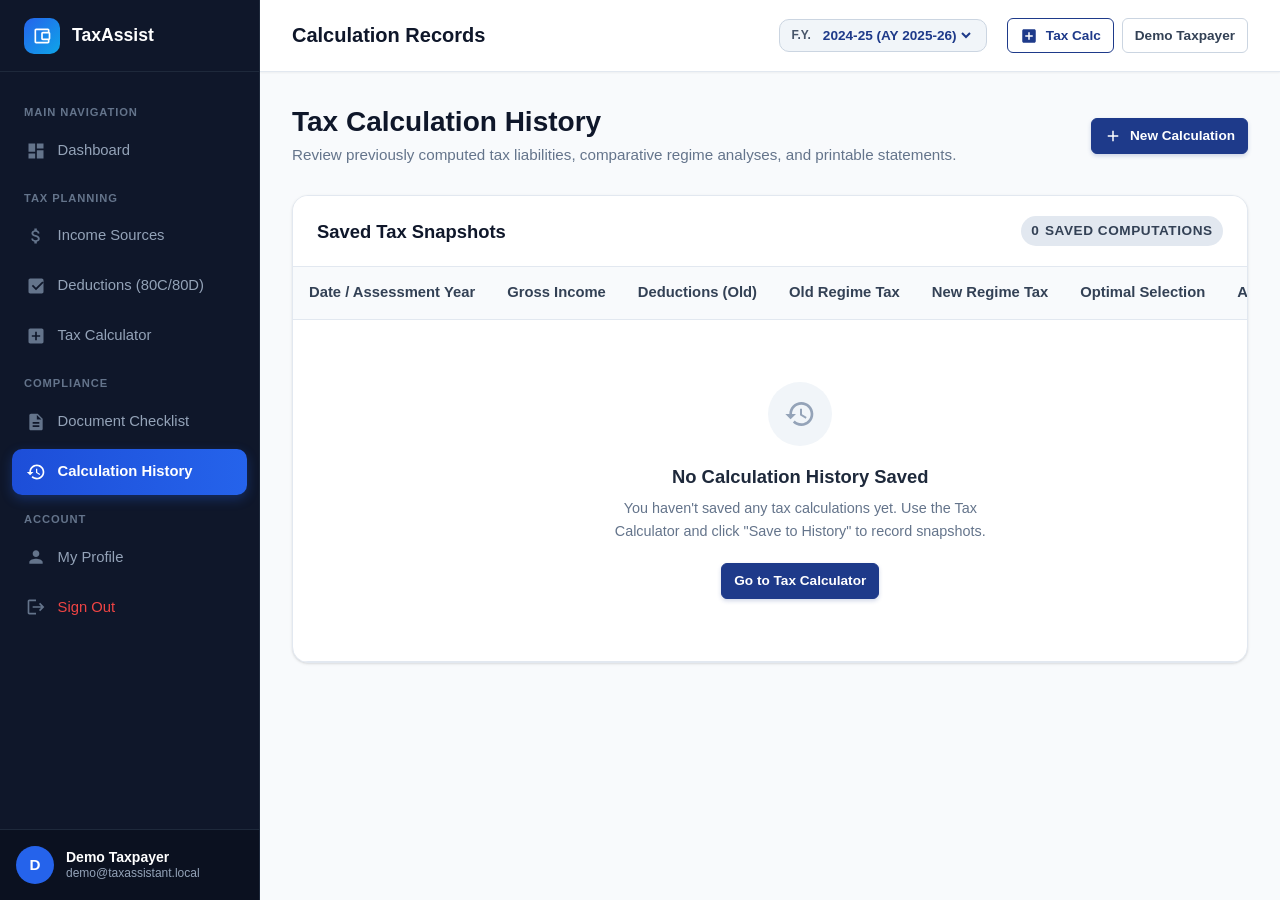
<file: history.html>
<!DOCTYPE html>
<html lang="en">
<head>
  <meta charset="UTF-8">
  <meta name="viewport" content="width=device-width, initial-scale=1.0">
  <title>Tax Calculation History - Income Tax Filing Assistant</title>
  <link rel="stylesheet" href="assets/css/style.css">
  <link rel="stylesheet" href="assets/css/dashboard.css">
</head>
<body>
<div class="app-wrapper">
<aside class="sidebar" id="sidebar">
  <div class="sidebar-header">
    <a href="dashboard.html" class="sidebar-brand">
      <div class="sidebar-brand-icon">
        <svg viewBox="0 0 24 24" fill="currentColor"><path d="M21 7.28V5c0-1.1-.9-2-2-2H5c-1.11 0-2 .9-2 2v14c0 1.1.89 2 2 2h14c1.1 0 2-.9 2-2v-2.28c.59-.35 1-.98 1-1.72V9c0-.74-.41-1.37-1-1.72zM20 9v6h-7V9h7zM5 19V5h14v2h-6c-1.1 0-2 .9-2 2v6c0 1.1.9 2 2 2h6v2H5z"/></svg>
      </div>
      <span>TaxAssist</span>
    </a>
  </div>

  <ul class="sidebar-menu">
    <li class="sidebar-heading">Main Navigation</li>
    <li class="sidebar-item">
      <a href="dashboard.html" class="sidebar-link">
        <svg viewBox="0 0 24 24" fill="currentColor"><path d="M3 13h8V3H3v10zm0 8h8v-6H3v6zm10 0h8V11h-8v10zm0-18v6h8V3h-8z"/></svg>
        <span>Dashboard</span>
      </a>
    </li>

    <li class="sidebar-heading">Tax Planning</li>
    <li class="sidebar-item">
      <a href="income.html" class="sidebar-link">
        <svg viewBox="0 0 24 24" fill="currentColor"><path d="M11.8 10.9c-2.27-.59-3-1.2-3-2.15 0-1.09 1.01-1.85 2.7-1.85 1.78 0 2.44.85 2.5 2.1h2.21c-.07-1.72-1.12-3.3-3.21-3.81V3h-3v2.16c-1.94.42-3.5 1.68-3.5 3.61 0 2.31 1.91 3.46 4.7 4.13 2.5.6 3 1.48 3 2.41 0 .69-.49 1.79-2.7 1.79-2.06 0-2.87-.92-2.98-2.1h-2.2c.12 2.19 1.76 3.42 3.68 3.83V21h3v-2.15c1.95-.37 3.5-1.5 3.5-3.55 0-2.84-2.43-3.81-4.7-4.4z"/></svg>
        <span>Income Sources</span>
      </a>
    </li>

    <li class="sidebar-item">
      <a href="deductions.html" class="sidebar-link">
        <svg viewBox="0 0 24 24" fill="currentColor"><path d="M19 3H5c-1.1 0-2 .9-2 2v14c0 1.1.9 2 2 2h14c1.1 0 2-.9 2-2V5c0-1.1-.9-2-2-2zm-7 14l-5-5 1.41-1.41L12 14.17l7.59-7.59L21 8l-9 9z"/></svg>
        <span>Deductions (80C/80D)</span>
      </a>
    </li>

    <li class="sidebar-item">
      <a href="calculator.html" class="sidebar-link">
        <svg viewBox="0 0 24 24" fill="currentColor"><path d="M19 3H5c-1.1 0-2 .9-2 2v14c0 1.1.9 2 2 2h14c1.1 0 2-.9 2-2V5c0-1.1-.9-2-2-2zm-2 10h-4v4h-2v-4H7v-2h4V7h2v4h4v2z"/></svg>
        <span>Tax Calculator</span>
      </a>
    </li>

    <li class="sidebar-heading">Compliance</li>
    <li class="sidebar-item">
      <a href="checklist.html" class="sidebar-link">
        <svg viewBox="0 0 24 24" fill="currentColor"><path d="M14 2H6c-1.1 0-1.99.9-1.99 2L4 20c0 1.1.89 2 1.99 2H18c1.1 0 2-.9 2-2V8l-6-6zm2 16H8v-2h8v2zm0-4H8v-2h8v2zm-3-5V3.5L18.5 9H13z"/></svg>
        <span>Document Checklist</span>
      </a>
    </li>

    <li class="sidebar-item">
      <a href="history.html" class="sidebar-link active">
        <svg viewBox="0 0 24 24" fill="currentColor"><path d="M13 3c-4.97 0-9 4.03-9 9H1l3.89 3.89.07.14L9 12H6c0-3.87 3.13-7 7-7s7 3.13 7 7-3.13 7-7 7c-1.93 0-3.68-.79-4.94-2.06l-1.42 1.42C8.27 19.99 10.51 21 13 21c4.97 0 9-4.03 9-9s-4.03-9-9-9zm-1 5v5l4.28 2.54.72-1.21-3.5-2.08V8H12z"/></svg>
        <span>Calculation History</span>
      </a>
    </li>

    <li class="sidebar-heading">Account</li>
    <li class="sidebar-item">
      <a href="profile.html" class="sidebar-link">
        <svg viewBox="0 0 24 24" fill="currentColor"><path d="M12 12c2.21 0 4-1.79 4-4s-1.79-4-4-4-4 1.79-4 4 1.79 4 4 4zm0 2c-2.67 0-8 1.34-8 4v2h16v-2c0-2.66-5.33-4-8-4z"/></svg>
        <span>My Profile</span>
      </a>
    </li>

    <li class="sidebar-item">
      <a href="#" onclick="handleLogout(); return false;" class="sidebar-link" style="color: #ef4444;">
        <svg viewBox="0 0 24 24" fill="currentColor"><path d="M17 7l-1.41 1.41L18.17 11H8v2h10.17l-2.58 2.58L17 17l5-5zM4 5h8V3H4c-1.1 0-2 .9-2 2v14c0 1.1.9 2 2 2h8v-2H4V5z"/></svg>
        <span>Sign Out</span>
      </a>
    </li>
  </ul>

  <div class="sidebar-footer">
    <div class="user-snippet">
      <div class="user-avatar js-user-initial">U</div>
      <div class="user-details">
        <div class="user-name js-user-name">Loading...</div>
        <div class="user-role js-user-email">Taxpayer</div>
      </div>
    </div>
  </div>
</aside>

<div class="main-wrapper">
  <header class="topbar">
    <div class="topbar-left">
      <button type="button" class="mobile-sidebar-toggle" id="mobile-sidebar-toggle" aria-label="Toggle Navigation">
        <svg width="24" height="24" fill="currentColor" viewBox="0 0 24 24"><path d="M3 18h18v-2H3v2zm0-5h18v-2H3v2zm0-7v2h18V6H3z"/></svg>
      </button>
      <h1 class="topbar-title">Calculation Records</h1>
    </div>

    <div class="topbar-right">
      <div class="fy-badge-selector">
        <label for="global-fy-selector">F.Y.</label>
        <select id="global-fy-selector" class="fy-select" title="Change Active Financial Year">
          <option value="2024-2025">2024-25 (AY 2025-26)</option>
          <option value="2023-2024">2023-24 (AY 2024-25)</option>
        </select>
      </div>

      <div style="display: flex; gap: 0.5rem;">
        <a href="calculator.html" class="btn btn-outline-primary btn-sm" title="Compute Tax">
          <svg viewBox="0 0 24 24" fill="currentColor"><path d="M19 3H5c-1.1 0-2 .9-2 2v14c0 1.1.9 2 2 2h14c1.1 0 2-.9 2-2V5c0-1.1-.9-2-2-2zm-2 10h-4v4h-2v-4H7v-2h4V7h2v4h4v2z"/></svg>
          <span>Tax Calc</span>
        </a>
        <a href="profile.html" class="btn btn-secondary btn-sm js-user-name" title="Manage Profile">Profile</a>
      </div>
    </div>
  </header>

<main class="content-body">
    <!-- Page Header -->
    <div class="page-header">
      <div>
        <h2 class="page-title">Tax Calculation History</h2>
        <p class="page-subtitle">Review previously computed tax liabilities, comparative regime analyses, and printable statements.</p>
      </div>
      <div class="page-actions">
        <a href="calculator.html" class="btn btn-primary btn-sm">
          <svg viewBox="0 0 24 24" fill="currentColor"><path d="M19 13h-6v6h-2v-6H5v-2h6V5h2v6h6v2z"/></svg>
          New Calculation
        </a>
      </div>
    </div>

    <!-- History Table Card -->
    <div class="card">
      <div class="card-header">
        <h3 class="card-title">Saved Tax Snapshots</h3>
        <span class="badge badge-neutral" style="font-size: 0.85rem;"><span id="history-count">0</span> Saved Computations</span>
      </div>
      <div class="card-body" style="padding: 0;">
        <div class="table-responsive">
          <table class="table">
            <thead>
              <tr>
                <th>Date / Assessment Year</th>
                <th>Gross Income</th>
                <th>Deductions (Old)</th>
                <th>Old Regime Tax</th>
                <th>New Regime Tax</th>
                <th>Optimal Selection</th>
                <th class="text-right">Actions</th>
              </tr>
            </thead>
            <tbody id="history-table-body">
              <!-- Populated via JS -->
            </tbody>
          </table>
        </div>
      </div>
    </div>
  </main>

  <!-- Detailed Computation Sheet Modal (Printable) -->
  <div class="modal-overlay" id="computation-sheet-modal">
    <div class="modal-dialog modal-lg">
      <div class="modal-header">
        <h3 class="modal-title">Tax Computation Statement</h3>
        <div style="display: flex; gap: 0.5rem; align-items: center;">
          <button type="button" class="btn btn-primary btn-sm" onclick="printCurrentSheet()">
            <svg viewBox="0 0 24 24" fill="currentColor"><path d="M19 8H5c-1.66 0-3 1.34-3 3v6h4v4h12v-4h4v-6c0-1.66-1.34-3-3-3zm-3 11H8v-5h8v5zm3-7c-.55 0-1-.45-1-1s.45-1 1-1 1 .45 1 1-.45 1-1 1zm-1-9H6v4h12V3z"/></svg>
            Print Statement
          </button>
          <button type="button" class="modal-close" data-dismiss="modal">&times;</button>
        </div>
      </div>
      <div class="modal-body" id="printable-statement-content">
        <!-- Official Tax Computation Statement Header -->
        <div style="text-align: center; border-bottom: 2px solid var(--gray-300); padding-bottom: 1.25rem; margin-bottom: 1.5rem;">
          <h2 style="font-size: 1.4rem; color: var(--primary); margin-bottom: 0.25rem;">INCOME TAX ESTIMATION & REGIME COMPARISON SHEET</h2>
          <div style="font-size: 0.85rem; color: var(--gray-600);">Academic Demonstration Statement &bull; Income Tax Act, 1961</div>
          <div style="display: flex; justify-content: space-between; margin-top: 1rem; font-size: 0.85rem;">
            <div><strong>Taxpayer:</strong> <span class="js-user-name">-</span></div>
            <div><strong>Financial Year:</strong> <span id="sheet-fy">-</span></div>
            <div><strong>Generated On:</strong> <span id="sheet-date">-</span></div>
          </div>
        </div>

        <div id="sheet-winner-banner" class="disclaimer-banner" style="background: var(--success-bg); border-color: var(--success-border); color: var(--success); margin-bottom: 1.5rem;">
          Comparison Result
        </div>

        <!-- Comparative Table -->
        <div class="table-responsive">
          <table class="table" style="border: 1px solid var(--gray-300);">
            <thead>
              <tr style="background: var(--gray-100);">
                <th>Particulars</th>
                <th class="text-right">Old Tax Regime (₹)</th>
                <th class="text-right">New Tax Regime (₹)</th>
              </tr>
            </thead>
            <tbody>
              <tr>
                <td><strong>Gross Total Income (All Heads)</strong></td>
                <td class="text-right font-bold" id="sheet-gross">₹0</td>
                <td class="text-right font-bold" id="sheet-gross">₹0</td>
              </tr>
              <tr>
                <td>Less: Standard Deduction & Deductions</td>
                <td class="text-right text-success" id="sheet-old-ded">₹0</td>
                <td class="text-right text-success" id="sheet-new-ded">₹0</td>
              </tr>
              <tr style="background: var(--gray-50);">
                <td><strong>Net Taxable Income</strong></td>
                <td class="text-right font-bold" id="sheet-old-taxable">₹0</td>
                <td class="text-right font-bold" id="sheet-new-taxable">₹0</td>
              </tr>
              <tr style="background: #eff6ff; font-size: 1.05rem;">
                <td><strong>Total Income Tax Payable (inc. 4% Cess)</strong></td>
                <td class="text-right font-bold text-primary" id="sheet-old-tax">₹0</td>
                <td class="text-right font-bold text-success" id="sheet-new-tax">₹0</td>
              </tr>
            </tbody>
          </table>
        </div>

        <div style="margin-top: 1.5rem; font-size: 0.75rem; color: var(--gray-500); text-align: center; border-top: 1px dashed var(--gray-300); padding-top: 1rem;">
          * Note: Computed under applicable slab rates and rebate provisions of Section 87A of the Income Tax Act. This document is a non-statutory college project simulation.
        </div>
      </div>
      <div class="modal-footer">
        <button type="button" class="btn btn-secondary" data-dismiss="modal">Close</button>
      </div>
    </div>
  </div>

<script src="assets/js/history.js"></script>

  </div><!-- /main-wrapper -->
</div><!-- /app-wrapper -->

<!-- Global Toast Container -->
<div id="toast-container"></div>

<!-- Core Scripts -->
<script src="assets/js/api.js"></script>
<script>
  document.addEventListener("DOMContentLoaded", () => {
    checkAuthSession();
  });
</script>
</body>
</html>
</file>
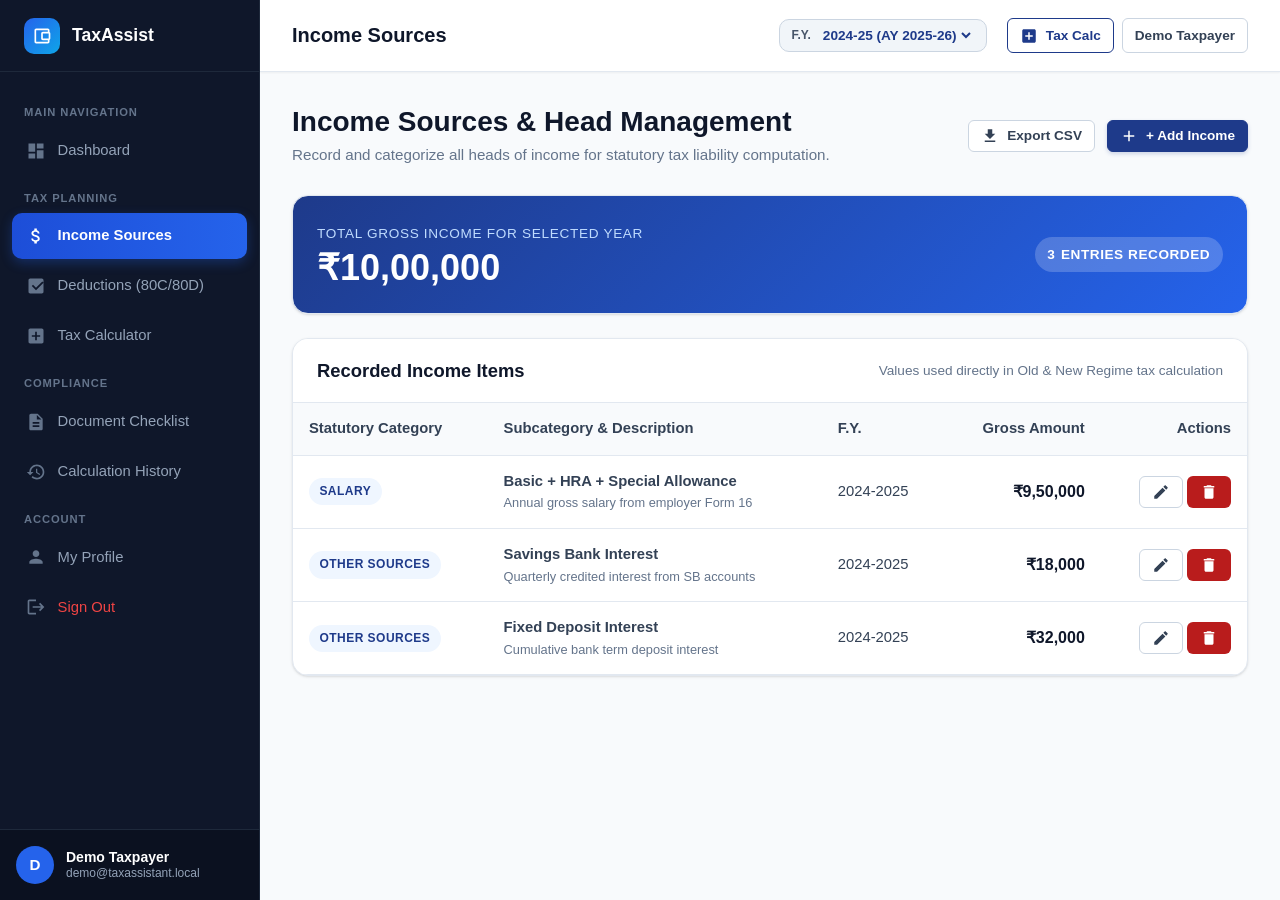
<file: income.html>
<!DOCTYPE html>
<html lang="en">
<head>
  <meta charset="UTF-8">
  <meta name="viewport" content="width=device-width, initial-scale=1.0">
  <title>Income Details Management - Income Tax Filing Assistant</title>
  <link rel="stylesheet" href="assets/css/style.css">
  <link rel="stylesheet" href="assets/css/dashboard.css">
</head>
<body>
<div class="app-wrapper">
<aside class="sidebar" id="sidebar">
  <div class="sidebar-header">
    <a href="dashboard.html" class="sidebar-brand">
      <div class="sidebar-brand-icon">
        <svg viewBox="0 0 24 24" fill="currentColor"><path d="M21 7.28V5c0-1.1-.9-2-2-2H5c-1.11 0-2 .9-2 2v14c0 1.1.89 2 2 2h14c1.1 0 2-.9 2-2v-2.28c.59-.35 1-.98 1-1.72V9c0-.74-.41-1.37-1-1.72zM20 9v6h-7V9h7zM5 19V5h14v2h-6c-1.1 0-2 .9-2 2v6c0 1.1.9 2 2 2h6v2H5z"/></svg>
      </div>
      <span>TaxAssist</span>
    </a>
  </div>

  <ul class="sidebar-menu">
    <li class="sidebar-heading">Main Navigation</li>
    <li class="sidebar-item">
      <a href="dashboard.html" class="sidebar-link">
        <svg viewBox="0 0 24 24" fill="currentColor"><path d="M3 13h8V3H3v10zm0 8h8v-6H3v6zm10 0h8V11h-8v10zm0-18v6h8V3h-8z"/></svg>
        <span>Dashboard</span>
      </a>
    </li>

    <li class="sidebar-heading">Tax Planning</li>
    <li class="sidebar-item">
      <a href="income.html" class="sidebar-link active">
        <svg viewBox="0 0 24 24" fill="currentColor"><path d="M11.8 10.9c-2.27-.59-3-1.2-3-2.15 0-1.09 1.01-1.85 2.7-1.85 1.78 0 2.44.85 2.5 2.1h2.21c-.07-1.72-1.12-3.3-3.21-3.81V3h-3v2.16c-1.94.42-3.5 1.68-3.5 3.61 0 2.31 1.91 3.46 4.7 4.13 2.5.6 3 1.48 3 2.41 0 .69-.49 1.79-2.7 1.79-2.06 0-2.87-.92-2.98-2.1h-2.2c.12 2.19 1.76 3.42 3.68 3.83V21h3v-2.15c1.95-.37 3.5-1.5 3.5-3.55 0-2.84-2.43-3.81-4.7-4.4z"/></svg>
        <span>Income Sources</span>
      </a>
    </li>

    <li class="sidebar-item">
      <a href="deductions.html" class="sidebar-link">
        <svg viewBox="0 0 24 24" fill="currentColor"><path d="M19 3H5c-1.1 0-2 .9-2 2v14c0 1.1.9 2 2 2h14c1.1 0 2-.9 2-2V5c0-1.1-.9-2-2-2zm-7 14l-5-5 1.41-1.41L12 14.17l7.59-7.59L21 8l-9 9z"/></svg>
        <span>Deductions (80C/80D)</span>
      </a>
    </li>

    <li class="sidebar-item">
      <a href="calculator.html" class="sidebar-link">
        <svg viewBox="0 0 24 24" fill="currentColor"><path d="M19 3H5c-1.1 0-2 .9-2 2v14c0 1.1.9 2 2 2h14c1.1 0 2-.9 2-2V5c0-1.1-.9-2-2-2zm-2 10h-4v4h-2v-4H7v-2h4V7h2v4h4v2z"/></svg>
        <span>Tax Calculator</span>
      </a>
    </li>

    <li class="sidebar-heading">Compliance</li>
    <li class="sidebar-item">
      <a href="checklist.html" class="sidebar-link">
        <svg viewBox="0 0 24 24" fill="currentColor"><path d="M14 2H6c-1.1 0-1.99.9-1.99 2L4 20c0 1.1.89 2 1.99 2H18c1.1 0 2-.9 2-2V8l-6-6zm2 16H8v-2h8v2zm0-4H8v-2h8v2zm-3-5V3.5L18.5 9H13z"/></svg>
        <span>Document Checklist</span>
      </a>
    </li>

    <li class="sidebar-item">
      <a href="history.html" class="sidebar-link">
        <svg viewBox="0 0 24 24" fill="currentColor"><path d="M13 3c-4.97 0-9 4.03-9 9H1l3.89 3.89.07.14L9 12H6c0-3.87 3.13-7 7-7s7 3.13 7 7-3.13 7-7 7c-1.93 0-3.68-.79-4.94-2.06l-1.42 1.42C8.27 19.99 10.51 21 13 21c4.97 0 9-4.03 9-9s-4.03-9-9-9zm-1 5v5l4.28 2.54.72-1.21-3.5-2.08V8H12z"/></svg>
        <span>Calculation History</span>
      </a>
    </li>

    <li class="sidebar-heading">Account</li>
    <li class="sidebar-item">
      <a href="profile.html" class="sidebar-link">
        <svg viewBox="0 0 24 24" fill="currentColor"><path d="M12 12c2.21 0 4-1.79 4-4s-1.79-4-4-4-4 1.79-4 4 1.79 4 4 4zm0 2c-2.67 0-8 1.34-8 4v2h16v-2c0-2.66-5.33-4-8-4z"/></svg>
        <span>My Profile</span>
      </a>
    </li>

    <li class="sidebar-item">
      <a href="#" onclick="handleLogout(); return false;" class="sidebar-link" style="color: #ef4444;">
        <svg viewBox="0 0 24 24" fill="currentColor"><path d="M17 7l-1.41 1.41L18.17 11H8v2h10.17l-2.58 2.58L17 17l5-5zM4 5h8V3H4c-1.1 0-2 .9-2 2v14c0 1.1.9 2 2 2h8v-2H4V5z"/></svg>
        <span>Sign Out</span>
      </a>
    </li>
  </ul>

  <div class="sidebar-footer">
    <div class="user-snippet">
      <div class="user-avatar js-user-initial">U</div>
      <div class="user-details">
        <div class="user-name js-user-name">Loading...</div>
        <div class="user-role js-user-email">Taxpayer</div>
      </div>
    </div>
  </div>
</aside>

<div class="main-wrapper">
  <header class="topbar">
    <div class="topbar-left">
      <button type="button" class="mobile-sidebar-toggle" id="mobile-sidebar-toggle" aria-label="Toggle Navigation">
        <svg width="24" height="24" fill="currentColor" viewBox="0 0 24 24"><path d="M3 18h18v-2H3v2zm0-5h18v-2H3v2zm0-7v2h18V6H3z"/></svg>
      </button>
      <h1 class="topbar-title">Income Sources</h1>
    </div>

    <div class="topbar-right">
      <div class="fy-badge-selector">
        <label for="global-fy-selector">F.Y.</label>
        <select id="global-fy-selector" class="fy-select" title="Change Active Financial Year">
          <option value="2024-2025">2024-25 (AY 2025-26)</option>
          <option value="2023-2024">2023-24 (AY 2024-25)</option>
        </select>
      </div>

      <div style="display: flex; gap: 0.5rem;">
        <a href="calculator.html" class="btn btn-outline-primary btn-sm" title="Compute Tax">
          <svg viewBox="0 0 24 24" fill="currentColor"><path d="M19 3H5c-1.1 0-2 .9-2 2v14c0 1.1.9 2 2 2h14c1.1 0 2-.9 2-2V5c0-1.1-.9-2-2-2zm-2 10h-4v4h-2v-4H7v-2h4V7h2v4h4v2z"/></svg>
          <span>Tax Calc</span>
        </a>
        <a href="profile.html" class="btn btn-secondary btn-sm js-user-name" title="Manage Profile">Profile</a>
      </div>
    </div>
  </header>

<main class="content-body">
    <!-- Page Header -->
    <div class="page-header">
      <div>
        <h2 class="page-title">Income Sources & Head Management</h2>
        <p class="page-subtitle">Record and categorize all heads of income for statutory tax liability computation.</p>
      </div>
      <div class="page-actions">
        <button type="button" class="btn btn-secondary btn-sm" onclick="exportIncomeCSV()">
          <svg viewBox="0 0 24 24" fill="currentColor"><path d="M19 9h-4V3H9v6H5l7 7 7-7zM5 18v2h14v-2H5z"/></svg>
          Export CSV
        </button>
        <button type="button" class="btn btn-primary btn-sm" onclick="openAddIncomeModal()">
          <svg viewBox="0 0 24 24" fill="currentColor"><path d="M19 13h-6v6h-2v-6H5v-2h6V5h2v6h6v2z"/></svg>
          + Add Income
        </button>
      </div>
    </div>

    <!-- Summary Box -->
    <div class="card" style="margin-bottom: 1.5rem; background: linear-gradient(135deg, #1e3a8a 0%, #2563eb 100%); color: white;">
      <div class="card-body" style="display: flex; justify-content: space-between; align-items: center; flex-wrap: wrap; gap: 1rem;">
        <div>
          <span style="font-size: 0.85rem; text-transform: uppercase; letter-spacing: 0.05em; color: #bfdbfe;">Total Gross Income for Selected Year</span>
          <div id="income-total-amount" style="font-size: 2.25rem; font-weight: 800; color: #ffffff; line-height: 1.2;">₹0</div>
        </div>
        <div style="text-align: right;">
          <span class="badge" style="background: rgba(255, 255, 255, 0.2); color: white; font-size: 0.85rem; padding: 0.4rem 0.8rem;">
            <span id="income-total-count">0</span> Entries Recorded
          </span>
        </div>
      </div>
    </div>

    <!-- Income Table Card -->
    <div class="card">
      <div class="card-header">
        <h3 class="card-title">Recorded Income Items</h3>
        <span class="text-muted" style="font-size: 0.85rem;">Values used directly in Old & New Regime tax calculation</span>
      </div>
      <div class="card-body" style="padding: 0;">
        <div class="table-responsive">
          <table class="table">
            <thead>
              <tr>
                <th>Statutory Category</th>
                <th>Subcategory & Description</th>
                <th>F.Y.</th>
                <th class="text-right">Gross Amount</th>
                <th class="text-right">Actions</th>
              </tr>
            </thead>
            <tbody id="income-table-body">
              <!-- Rendered via JS -->
            </tbody>
          </table>
        </div>
      </div>
    </div>
  </main>

  <!-- Add / Edit Income Modal -->
  <div class="modal-overlay" id="income-modal">
    <div class="modal-dialog">
      <div class="modal-header">
        <h3 class="modal-title" id="income-modal-title">Add Income Entry</h3>
        <button type="button" class="modal-close" data-dismiss="modal">&times;</button>
      </div>
      <form id="income-form" onsubmit="handleIncomeFormSubmit(event)">
        <div class="modal-body">
          <div class="form-group">
            <label class="form-label" for="income-category">Income Head / Category <span class="required">*</span></label>
            <select id="income-category" class="form-select" required>
              <option value="salary">Income from Salary (Basic, HRA, Allowances)</option>
              <option value="house_property">Income from House Property (Rental)</option>
              <option value="capital_gains">Capital Gains (STCG / LTCG on Stocks, Mutual Funds, Property)</option>
              <option value="business">Profits & Gains of Business or Profession (PGBP / Freelancing)</option>
              <option value="other">Income from Other Sources (Interest, Dividends, Family Pension)</option>
            </select>
          </div>

          <div class="form-group">
            <label class="form-label" for="income-subcategory">Subcategory / Component <span class="required">*</span></label>
            <input type="text" id="income-subcategory" class="form-control" list="subcategory-suggestions" placeholder="e.g. Basic Salary, Annual Bonus, Rental Income" required>
            <datalist id="subcategory-suggestions"></datalist>
          </div>

          <div class="grid grid-cols-2" style="gap: 1rem;">
            <div class="form-group">
              <label class="form-label" for="income-amount">Amount (₹) <span class="required">*</span></label>
              <div class="input-group">
                <span class="input-prefix">₹</span>
                <input type="number" id="income-amount" class="form-control" placeholder="0" min="1" step="100" required>
              </div>
            </div>

            <div class="form-group">
              <label class="form-label" for="income-fy">Financial Year <span class="required">*</span></label>
              <select id="income-fy" class="form-select" required>
                <option value="2024-2025">FY 2024-25 (AY 2025-26)</option>
                <option value="2023-2024">FY 2023-24 (AY 2024-25)</option>
              </select>
            </div>
          </div>

          <div class="form-group">
            <label class="form-label" for="income-desc">Description / Employer / Notes (Optional)</label>
            <textarea id="income-desc" class="form-control" rows="2" placeholder="e.g. ABC Technologies Pvt Ltd, HDFC Savings Account"></textarea>
          </div>
        </div>
        <div class="modal-footer">
          <button type="button" class="btn btn-secondary" data-dismiss="modal">Cancel</button>
          <button type="submit" class="btn btn-primary" id="income-save-btn">Save Income Entry</button>
        </div>
      </form>
    </div>
  </div>

  <!-- Delete Confirmation Modal -->
  <div class="modal-overlay" id="income-delete-modal">
    <div class="modal-dialog" style="max-width: 440px;">
      <div class="modal-header">
        <h3 class="modal-title">Delete Income Record</h3>
        <button type="button" class="modal-close" data-dismiss="modal">&times;</button>
      </div>
      <div class="modal-body">
        <p style="margin: 0; color: var(--gray-700);">
          Are you sure you want to delete this income entry? This will adjust your total gross income and tax calculation estimates.
        </p>
      </div>
      <div class="modal-footer">
        <button type="button" class="btn btn-secondary" data-dismiss="modal">Cancel</button>
        <button type="button" class="btn btn-danger" onclick="executeDeleteIncome()">Delete Record</button>
      </div>
    </div>
  </div>

<script src="assets/js/income.js"></script>

  </div><!-- /main-wrapper -->
</div><!-- /app-wrapper -->

<!-- Global Toast Container -->
<div id="toast-container"></div>

<!-- Core Scripts -->
<script src="assets/js/api.js"></script>
<script>
  document.addEventListener("DOMContentLoaded", () => {
    checkAuthSession();
  });
</script>
</body>
</html>
</file>
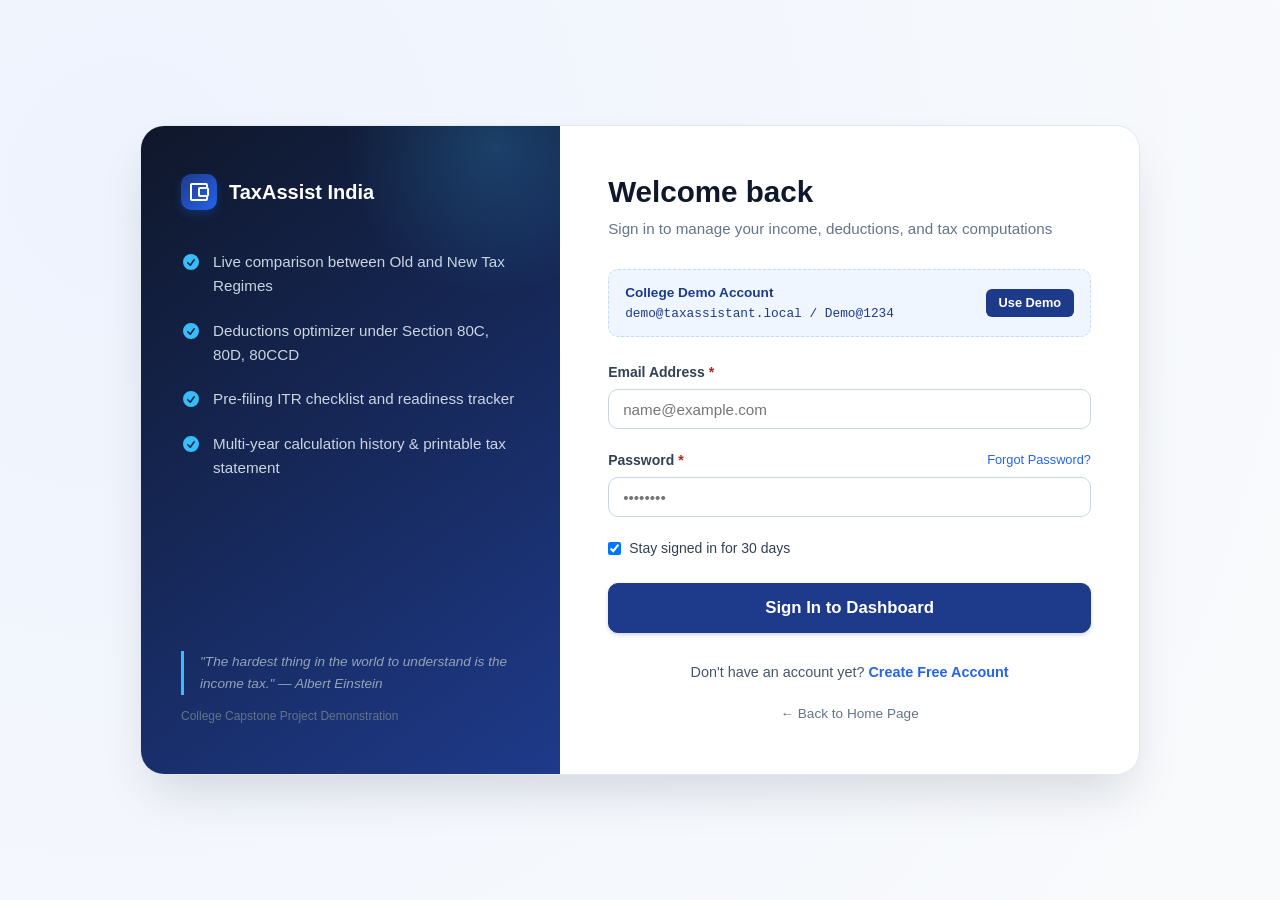
<file: login.html>
<!DOCTYPE html>
<html lang="en">
<head>
  <meta charset="UTF-8">
  <meta name="viewport" content="width=device-width, initial-scale=1.0">
  <title>Sign In - Income Tax Filing Assistant</title>
  <link rel="stylesheet" href="assets/css/style.css">
  <link rel="stylesheet" href="assets/css/auth.css">
</head>
<body class="auth-page">

  <div class="auth-container">
    <!-- Left Hero Sidebar -->
    <div class="auth-sidebar">
      <div>
        <a href="index.html" class="auth-sidebar-brand">
          <div class="brand-icon" style="width: 36px; height: 36px;">
            <svg viewBox="0 0 24 24"><path d="M21 7.28V5c0-1.1-.9-2-2-2H5c-1.11 0-2 .9-2 2v14c0 1.1.89 2 2 2h14c1.1 0 2-.9 2-2v-2.28c.59-.35 1-.98 1-1.72V9c0-.74-.41-1.37-1-1.72zM20 9v6h-7V9h7zM5 19V5h14v2h-6c-1.1 0-2 .9-2 2v6c0 1.1.9 2 2 2h6v2H5z"/></svg>
          </div>
          TaxAssist India
        </a>

        <ul class="auth-sidebar-features">
          <li>
            <svg viewBox="0 0 20 20" fill="currentColor"><path fill-rule="evenodd" d="M10 18a8 8 0 100-16 8 8 0 000 16zm3.857-9.809a.75.75 0 00-1.214-.882l-3.483 4.79-1.88-1.88a.75.75 0 10-1.06 1.061l2.5 2.5a.75.75 0 001.137-.089l4-5.5z" clip-rule="evenodd"/></svg>
            <span>Live comparison between Old and New Tax Regimes</span>
          </li>
          <li>
            <svg viewBox="0 0 20 20" fill="currentColor"><path fill-rule="evenodd" d="M10 18a8 8 0 100-16 8 8 0 000 16zm3.857-9.809a.75.75 0 00-1.214-.882l-3.483 4.79-1.88-1.88a.75.75 0 10-1.06 1.061l2.5 2.5a.75.75 0 001.137-.089l4-5.5z" clip-rule="evenodd"/></svg>
            <span>Deductions optimizer under Section 80C, 80D, 80CCD</span>
          </li>
          <li>
            <svg viewBox="0 0 20 20" fill="currentColor"><path fill-rule="evenodd" d="M10 18a8 8 0 100-16 8 8 0 000 16zm3.857-9.809a.75.75 0 00-1.214-.882l-3.483 4.79-1.88-1.88a.75.75 0 10-1.06 1.061l2.5 2.5a.75.75 0 001.137-.089l4-5.5z" clip-rule="evenodd"/></svg>
            <span>Pre-filing ITR checklist and readiness tracker</span>
          </li>
          <li>
            <svg viewBox="0 0 20 20" fill="currentColor"><path fill-rule="evenodd" d="M10 18a8 8 0 100-16 8 8 0 000 16zm3.857-9.809a.75.75 0 00-1.214-.882l-3.483 4.79-1.88-1.88a.75.75 0 10-1.06 1.061l2.5 2.5a.75.75 0 001.137-.089l4-5.5z" clip-rule="evenodd"/></svg>
            <span>Multi-year calculation history & printable tax statement</span>
          </li>
        </ul>
      </div>

      <div>
        <p class="auth-sidebar-quote">
          "The hardest thing in the world to understand is the income tax." &mdash; Albert Einstein
        </p>
        <div style="font-size: 0.75rem; color: #64748b; margin-top: 0.75rem;">
          College Capstone Project Demonstration
        </div>
      </div>
    </div>

    <!-- Right Login Form -->
    <div class="auth-main">
      <h2 class="auth-title">Welcome back</h2>
      <p class="auth-subtitle">Sign in to manage your income, deductions, and tax computations</p>

      <!-- Quick Demo Account Fill Button -->
      <div class="auth-demo-box">
        <div class="auth-demo-text">
          <strong>College Demo Account</strong><br>
          <span style="font-family: var(--font-mono); font-size: 0.8rem;">demo@taxassistant.local / Demo@1234</span>
        </div>
        <button type="button" class="auth-demo-btn" onclick="fillDemoCredentials()">Use Demo</button>
      </div>

      <!-- Alert Container -->
      <div id="auth-alert" style="display: none; margin-bottom: 1.25rem; padding: 0.75rem 1rem; border-radius: var(--radius-md); font-size: 0.875rem;"></div>

      <form id="login-form" onsubmit="handleLoginSubmit(event)">
        <div class="form-group">
          <label class="form-label" for="login-email">Email Address <span class="required">*</span></label>
          <input type="email" id="login-email" class="form-control" placeholder="name@example.com" required autocomplete="email">
        </div>

        <div class="form-group">
          <div style="display: flex; justify-content: space-between; align-items: center; margin-bottom: 0.35rem;">
            <label class="form-label" for="login-password" style="margin-bottom: 0;">Password <span class="required">*</span></label>
            <a href="#" onclick="showToast('For college demo, use Demo@1234 or reset via SQLite/MySQL', 'info'); return false;" style="font-size: 0.8rem;">Forgot Password?</a>
          </div>
          <input type="password" id="login-password" class="form-control" placeholder="••••••••" required autocomplete="current-password">
        </div>

        <div class="form-group" style="display: flex; align-items: center; gap: 0.5rem; margin-bottom: 1.5rem;">
          <input type="checkbox" id="remember-me" checked>
          <label for="remember-me" style="font-size: 0.875rem; color: var(--gray-700); cursor: pointer;">Stay signed in for 30 days</label>
        </div>

        <button type="submit" id="login-btn" class="btn btn-primary btn-block btn-lg">
          <span id="btn-text">Sign In to Dashboard</span>
          <span id="btn-spinner" class="spinner" style="display: none;"></span>
        </button>
      </form>

      <div class="auth-footer">
        Don't have an account yet? <a href="register.html">Create Free Account</a>
      </div>
      <div style="text-align: center; margin-top: 1rem;">
        <a href="index.html" style="font-size: 0.85rem; color: var(--gray-500); text-decoration: none;">&larr; Back to Home Page</a>
      </div>
    </div>
  </div>

  <div id="toast-container"></div>
  <script src="assets/js/api.js"></script>
  <script>
    function fillDemoCredentials() {
      document.getElementById('login-email').value = 'demo@taxassistant.local';
      document.getElementById('login-password').value = 'Demo@1234';
      showToast('Demo credentials pre-filled!', 'info');
    }

    async function handleLoginSubmit(e) {
      e.preventDefault();
      const email = document.getElementById('login-email').value.trim();
      const password = document.getElementById('login-password').value;
      const btn = document.getElementById('login-btn');
      const btnText = document.getElementById('btn-text');
      const btnSpinner = document.getElementById('btn-spinner');
      const alertBox = document.getElementById('auth-alert');

      if (!email || !password) {
        showAlert('Please fill in both email and password.', 'danger');
        return;
      }

      // UI Loading state
      btn.disabled = true;
      btnText.style.display = 'none';
      btnSpinner.style.display = 'inline-block';
      alertBox.style.display = 'none';

      try {
        const res = await apiRequest('auth.php?action=login', {
          method: 'POST',
          body: { email, password }
        });

        showAlert('Authentication successful! Redirecting to dashboard...', 'success');
        showToast('Welcome back, ' + (res.user ? res.user.name : ''), 'success');
        setTimeout(() => {
          window.location.href = typeof getPageUrl === 'function' ? getPageUrl('dashboard') : 'dashboard.html';
        }, 600);
      } catch (err) {
        showAlert(err.message || 'Login failed. Please verify your credentials.', 'danger');
        showToast(err.message || 'Invalid email or password', 'danger');
      } finally {
        btn.disabled = false;
        btnText.style.display = 'inline-block';
        btnSpinner.style.display = 'none';
      }
    }

    function showAlert(msg, type) {
      const alertBox = document.getElementById('auth-alert');
      alertBox.textContent = msg;
      alertBox.className = `badge-${type}`;
      alertBox.style.display = 'block';
      if (type === 'danger') {
        alertBox.style.backgroundColor = 'var(--danger-bg)';
        alertBox.style.color = 'var(--danger)';
        alertBox.style.border = '1px solid var(--danger-border)';
      } else {
        alertBox.style.backgroundColor = 'var(--success-bg)';
        alertBox.style.color = 'var(--success)';
        alertBox.style.border = '1px solid var(--success-border)';
      }
    }
  </script>
</body>
</html>
</file>
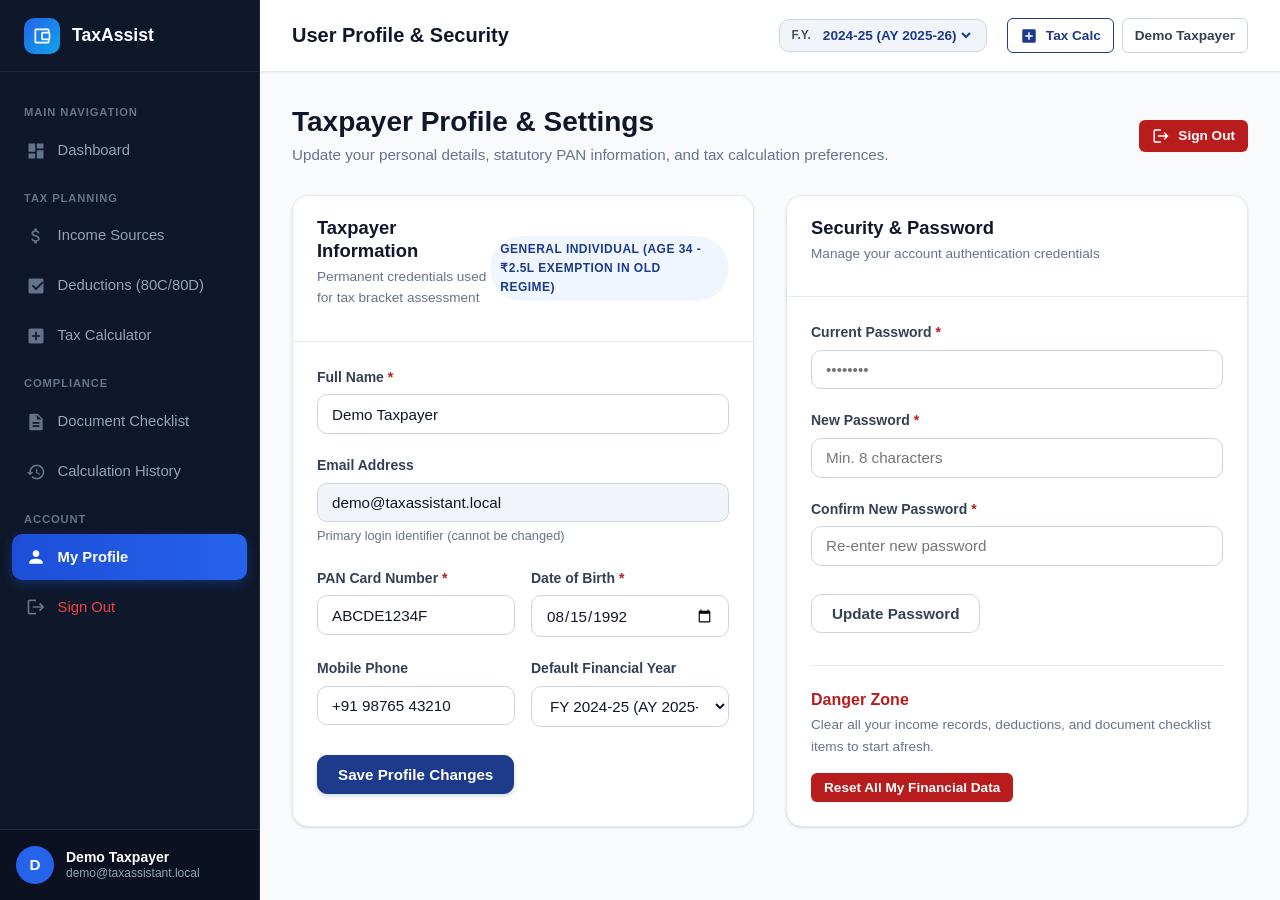
<file: profile.html>
<!DOCTYPE html>
<html lang="en">
<head>
  <meta charset="UTF-8">
  <meta name="viewport" content="width=device-width, initial-scale=1.0">
  <title>My Profile & Tax Preferences - Income Tax Filing Assistant</title>
  <link rel="stylesheet" href="assets/css/style.css">
  <link rel="stylesheet" href="assets/css/dashboard.css">
</head>
<body>
<div class="app-wrapper">
<aside class="sidebar" id="sidebar">
  <div class="sidebar-header">
    <a href="dashboard.html" class="sidebar-brand">
      <div class="sidebar-brand-icon">
        <svg viewBox="0 0 24 24" fill="currentColor"><path d="M21 7.28V5c0-1.1-.9-2-2-2H5c-1.11 0-2 .9-2 2v14c0 1.1.89 2 2 2h14c1.1 0 2-.9 2-2v-2.28c.59-.35 1-.98 1-1.72V9c0-.74-.41-1.37-1-1.72zM20 9v6h-7V9h7zM5 19V5h14v2h-6c-1.1 0-2 .9-2 2v6c0 1.1.9 2 2 2h6v2H5z"/></svg>
      </div>
      <span>TaxAssist</span>
    </a>
  </div>

  <ul class="sidebar-menu">
    <li class="sidebar-heading">Main Navigation</li>
    <li class="sidebar-item">
      <a href="dashboard.html" class="sidebar-link">
        <svg viewBox="0 0 24 24" fill="currentColor"><path d="M3 13h8V3H3v10zm0 8h8v-6H3v6zm10 0h8V11h-8v10zm0-18v6h8V3h-8z"/></svg>
        <span>Dashboard</span>
      </a>
    </li>

    <li class="sidebar-heading">Tax Planning</li>
    <li class="sidebar-item">
      <a href="income.html" class="sidebar-link">
        <svg viewBox="0 0 24 24" fill="currentColor"><path d="M11.8 10.9c-2.27-.59-3-1.2-3-2.15 0-1.09 1.01-1.85 2.7-1.85 1.78 0 2.44.85 2.5 2.1h2.21c-.07-1.72-1.12-3.3-3.21-3.81V3h-3v2.16c-1.94.42-3.5 1.68-3.5 3.61 0 2.31 1.91 3.46 4.7 4.13 2.5.6 3 1.48 3 2.41 0 .69-.49 1.79-2.7 1.79-2.06 0-2.87-.92-2.98-2.1h-2.2c.12 2.19 1.76 3.42 3.68 3.83V21h3v-2.15c1.95-.37 3.5-1.5 3.5-3.55 0-2.84-2.43-3.81-4.7-4.4z"/></svg>
        <span>Income Sources</span>
      </a>
    </li>

    <li class="sidebar-item">
      <a href="deductions.html" class="sidebar-link">
        <svg viewBox="0 0 24 24" fill="currentColor"><path d="M19 3H5c-1.1 0-2 .9-2 2v14c0 1.1.9 2 2 2h14c1.1 0 2-.9 2-2V5c0-1.1-.9-2-2-2zm-7 14l-5-5 1.41-1.41L12 14.17l7.59-7.59L21 8l-9 9z"/></svg>
        <span>Deductions (80C/80D)</span>
      </a>
    </li>

    <li class="sidebar-item">
      <a href="calculator.html" class="sidebar-link">
        <svg viewBox="0 0 24 24" fill="currentColor"><path d="M19 3H5c-1.1 0-2 .9-2 2v14c0 1.1.9 2 2 2h14c1.1 0 2-.9 2-2V5c0-1.1-.9-2-2-2zm-2 10h-4v4h-2v-4H7v-2h4V7h2v4h4v2z"/></svg>
        <span>Tax Calculator</span>
      </a>
    </li>

    <li class="sidebar-heading">Compliance</li>
    <li class="sidebar-item">
      <a href="checklist.html" class="sidebar-link">
        <svg viewBox="0 0 24 24" fill="currentColor"><path d="M14 2H6c-1.1 0-1.99.9-1.99 2L4 20c0 1.1.89 2 1.99 2H18c1.1 0 2-.9 2-2V8l-6-6zm2 16H8v-2h8v2zm0-4H8v-2h8v2zm-3-5V3.5L18.5 9H13z"/></svg>
        <span>Document Checklist</span>
      </a>
    </li>

    <li class="sidebar-item">
      <a href="history.html" class="sidebar-link">
        <svg viewBox="0 0 24 24" fill="currentColor"><path d="M13 3c-4.97 0-9 4.03-9 9H1l3.89 3.89.07.14L9 12H6c0-3.87 3.13-7 7-7s7 3.13 7 7-3.13 7-7 7c-1.93 0-3.68-.79-4.94-2.06l-1.42 1.42C8.27 19.99 10.51 21 13 21c4.97 0 9-4.03 9-9s-4.03-9-9-9zm-1 5v5l4.28 2.54.72-1.21-3.5-2.08V8H12z"/></svg>
        <span>Calculation History</span>
      </a>
    </li>

    <li class="sidebar-heading">Account</li>
    <li class="sidebar-item">
      <a href="profile.html" class="sidebar-link active">
        <svg viewBox="0 0 24 24" fill="currentColor"><path d="M12 12c2.21 0 4-1.79 4-4s-1.79-4-4-4-4 1.79-4 4 1.79 4 4 4zm0 2c-2.67 0-8 1.34-8 4v2h16v-2c0-2.66-5.33-4-8-4z"/></svg>
        <span>My Profile</span>
      </a>
    </li>

    <li class="sidebar-item">
      <a href="#" onclick="handleLogout(); return false;" class="sidebar-link" style="color: #ef4444;">
        <svg viewBox="0 0 24 24" fill="currentColor"><path d="M17 7l-1.41 1.41L18.17 11H8v2h10.17l-2.58 2.58L17 17l5-5zM4 5h8V3H4c-1.1 0-2 .9-2 2v14c0 1.1.9 2 2 2h8v-2H4V5z"/></svg>
        <span>Sign Out</span>
      </a>
    </li>
  </ul>

  <div class="sidebar-footer">
    <div class="user-snippet">
      <div class="user-avatar js-user-initial">U</div>
      <div class="user-details">
        <div class="user-name js-user-name">Loading...</div>
        <div class="user-role js-user-email">Taxpayer</div>
      </div>
    </div>
  </div>
</aside>

<div class="main-wrapper">
  <header class="topbar">
    <div class="topbar-left">
      <button type="button" class="mobile-sidebar-toggle" id="mobile-sidebar-toggle" aria-label="Toggle Navigation">
        <svg width="24" height="24" fill="currentColor" viewBox="0 0 24 24"><path d="M3 18h18v-2H3v2zm0-5h18v-2H3v2zm0-7v2h18V6H3z"/></svg>
      </button>
      <h1 class="topbar-title">User Profile & Security</h1>
    </div>

    <div class="topbar-right">
      <div class="fy-badge-selector">
        <label for="global-fy-selector">F.Y.</label>
        <select id="global-fy-selector" class="fy-select" title="Change Active Financial Year">
          <option value="2024-2025">2024-25 (AY 2025-26)</option>
          <option value="2023-2024">2023-24 (AY 2024-25)</option>
        </select>
      </div>

      <div style="display: flex; gap: 0.5rem;">
        <a href="calculator.html" class="btn btn-outline-primary btn-sm" title="Compute Tax">
          <svg viewBox="0 0 24 24" fill="currentColor"><path d="M19 3H5c-1.1 0-2 .9-2 2v14c0 1.1.9 2 2 2h14c1.1 0 2-.9 2-2V5c0-1.1-.9-2-2-2zm-2 10h-4v4h-2v-4H7v-2h4V7h2v4h4v2z"/></svg>
          <span>Tax Calc</span>
        </a>
        <a href="profile.html" class="btn btn-secondary btn-sm js-user-name" title="Manage Profile">Profile</a>
      </div>
    </div>
  </header>

<main class="content-body">
    <!-- Page Header -->
    <div class="page-header">
      <div>
        <h2 class="page-title">Taxpayer Profile & Settings</h2>
        <p class="page-subtitle">Update your personal details, statutory PAN information, and tax calculation preferences.</p>
      </div>
      <div class="page-actions">
        <button type="button" class="btn btn-danger btn-sm" onclick="handleLogout()">
          <svg viewBox="0 0 24 24" fill="currentColor"><path d="M17 7l-1.41 1.41L18.17 11H8v2h10.17l-2.58 2.58L17 17l5-5zM4 5h8V3H4c-1.1 0-2 .9-2 2v14c0 1.1.9 2 2 2h8v-2H4V5z"/></svg>
          Sign Out
        </button>
      </div>
    </div>

    <div class="grid grid-cols-2" style="gap: 2rem; margin-bottom: 2rem;">
      <!-- Profile Information Card -->
      <div class="card">
        <div class="card-header">
          <div>
            <h3 class="card-title">Taxpayer Information</h3>
            <p class="card-subtitle">Permanent credentials used for tax bracket assessment</p>
          </div>
          <span id="prof-age-badge" class="badge badge-primary">Standard</span>
        </div>
        <div class="card-body">
          <form id="profile-form" onsubmit="handleProfileUpdate(event)">
            <div class="form-group">
              <label class="form-label" for="prof-name">Full Name <span class="required">*</span></label>
              <input type="text" id="prof-name" class="form-control" required>
            </div>

            <div class="form-group">
              <label class="form-label" for="prof-email">Email Address</label>
              <input type="email" id="prof-email" class="form-control" disabled style="background: var(--gray-100); cursor: not-allowed;">
              <span class="form-text">Primary login identifier (cannot be changed)</span>
            </div>

            <div class="grid grid-cols-2" style="gap: 1rem;">
              <div class="form-group">
                <label class="form-label" for="prof-pan">PAN Card Number <span class="required">*</span></label>
                <input type="text" id="prof-pan" class="form-control" maxlength="10" style="text-transform: uppercase;" required>
              </div>

              <div class="form-group">
                <label class="form-label" for="prof-dob">Date of Birth <span class="required">*</span></label>
                <input type="date" id="prof-dob" class="form-control" required>
              </div>
            </div>

            <div class="grid grid-cols-2" style="gap: 1rem;">
              <div class="form-group">
                <label class="form-label" for="prof-phone">Mobile Phone</label>
                <input type="tel" id="prof-phone" class="form-control" maxlength="10">
              </div>

              <div class="form-group">
                <label class="form-label" for="prof-fy">Default Financial Year</label>
                <select id="prof-fy" class="form-select">
                  <option value="2024-2025">FY 2024-25 (AY 2025-26)</option>
                  <option value="2023-2024">FY 2023-24 (AY 2024-25)</option>
                </select>
              </div>
            </div>

            <button type="submit" id="prof-save-btn" class="btn btn-primary" style="margin-top: 0.5rem;">
              Save Profile Changes
            </button>
          </form>
        </div>
      </div>

      <!-- Security / Change Password Card -->
      <div class="card">
        <div class="card-header">
          <div>
            <h3 class="card-title">Security & Password</h3>
            <p class="card-subtitle">Manage your account authentication credentials</p>
          </div>
        </div>
        <div class="card-body">
          <form id="password-form" onsubmit="handlePasswordChange(event)">
            <div class="form-group">
              <label class="form-label" for="prof-current-pass">Current Password <span class="required">*</span></label>
              <input type="password" id="prof-current-pass" class="form-control" placeholder="••••••••" required>
            </div>

            <div class="form-group">
              <label class="form-label" for="prof-new-pass">New Password <span class="required">*</span></label>
              <input type="password" id="prof-new-pass" class="form-control" placeholder="Min. 8 characters" required minlength="8">
            </div>

            <div class="form-group">
              <label class="form-label" for="prof-confirm-pass">Confirm New Password <span class="required">*</span></label>
              <input type="password" id="prof-confirm-pass" class="form-control" placeholder="Re-enter new password" required minlength="8">
            </div>

            <button type="submit" id="prof-pass-btn" class="btn btn-secondary" style="margin-top: 0.5rem;">
              Update Password
            </button>
          </form>

          <!-- Danger Zone -->
          <div style="margin-top: 2rem; padding-top: 1.5rem; border-top: 1px solid var(--gray-200);">
            <h4 style="color: var(--danger); font-size: 1rem; margin-bottom: 0.25rem;">Danger Zone</h4>
            <p style="font-size: 0.85rem; color: var(--gray-500); margin-bottom: 1rem;">
              Clear all your income records, deductions, and document checklist items to start afresh.
            </p>
            <button type="button" class="btn btn-danger btn-sm" onclick="handleResetRecords()">
              Reset All My Financial Data
            </button>
          </div>
        </div>
      </div>
    </div>
  </main>

<script src="assets/js/profile.js"></script>

  </div><!-- /main-wrapper -->
</div><!-- /app-wrapper -->

<!-- Global Toast Container -->
<div id="toast-container"></div>

<!-- Core Scripts -->
<script src="assets/js/api.js"></script>
<script>
  document.addEventListener("DOMContentLoaded", () => {
    checkAuthSession();
  });
</script>
</body>
</html>
</file>
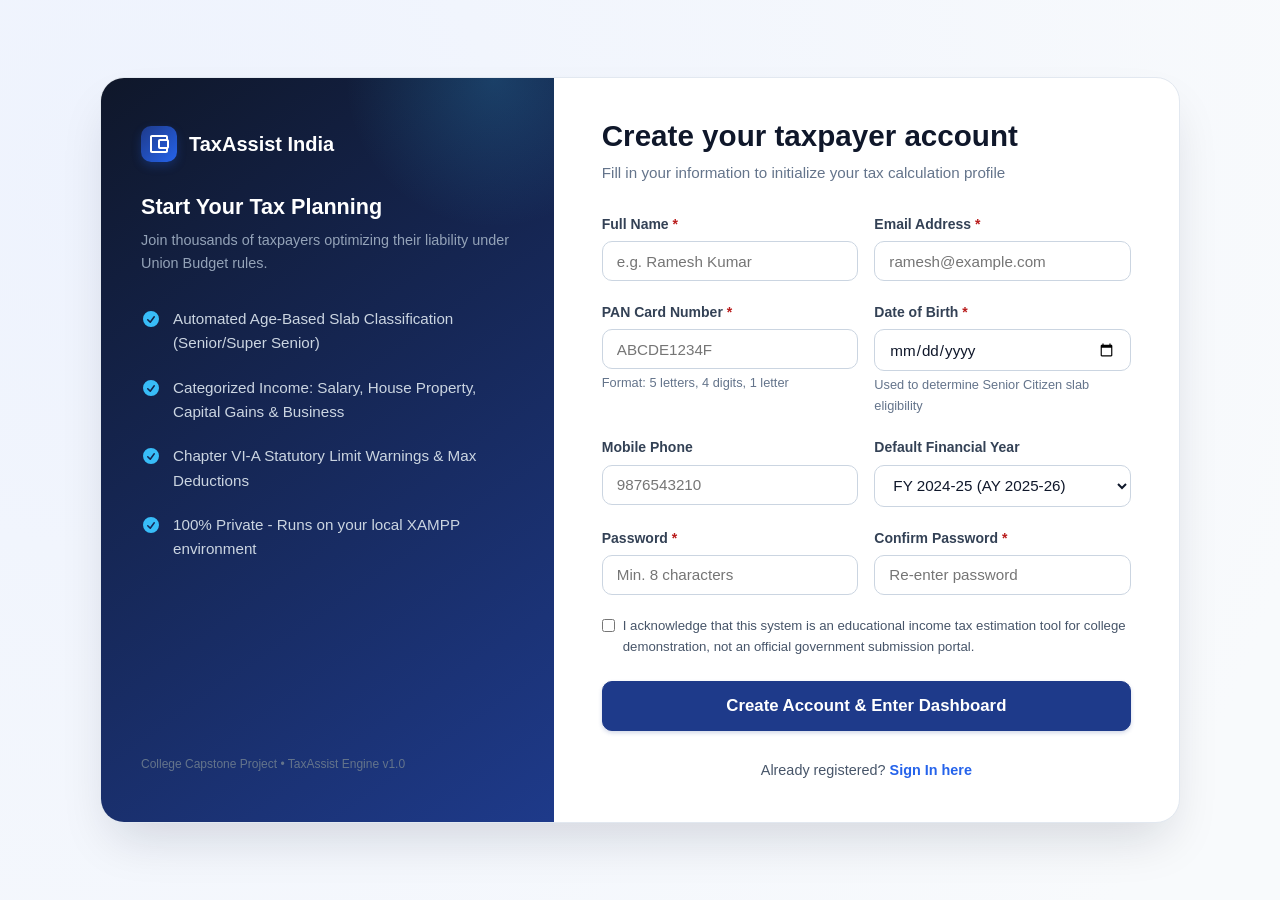
<file: register.html>
<!DOCTYPE html>
<html lang="en">
<head>
  <meta charset="UTF-8">
  <meta name="viewport" content="width=device-width, initial-scale=1.0">
  <title>Create Account - Income Tax Filing Assistant</title>
  <link rel="stylesheet" href="assets/css/style.css">
  <link rel="stylesheet" href="assets/css/auth.css">
</head>
<body class="auth-page">

  <div class="auth-container" style="max-width: 1080px;">
    <!-- Left Sidebar -->
    <div class="auth-sidebar">
      <div>
        <a href="index.html" class="auth-sidebar-brand">
          <div class="brand-icon" style="width: 36px; height: 36px;">
            <svg viewBox="0 0 24 24"><path d="M21 7.28V5c0-1.1-.9-2-2-2H5c-1.11 0-2 .9-2 2v14c0 1.1.89 2 2 2h14c1.1 0 2-.9 2-2v-2.28c.59-.35 1-.98 1-1.72V9c0-.74-.41-1.37-1-1.72zM20 9v6h-7V9h7zM5 19V5h14v2h-6c-1.1 0-2 .9-2 2v6c0 1.1.9 2 2 2h6v2H5z"/></svg>
          </div>
          TaxAssist India
        </a>

        <div style="margin-top: 2rem;">
          <h3 style="color: white; margin-bottom: 0.5rem;">Start Your Tax Planning</h3>
          <p style="color: #94a3b8; font-size: 0.9rem;">Join thousands of taxpayers optimizing their liability under Union Budget rules.</p>
        </div>

        <ul class="auth-sidebar-features" style="margin: 2rem 0;">
          <li>
            <svg viewBox="0 0 20 20" fill="currentColor"><path fill-rule="evenodd" d="M10 18a8 8 0 100-16 8 8 0 000 16zm3.857-9.809a.75.75 0 00-1.214-.882l-3.483 4.79-1.88-1.88a.75.75 0 10-1.06 1.061l2.5 2.5a.75.75 0 001.137-.089l4-5.5z" clip-rule="evenodd"/></svg>
            <span>Automated Age-Based Slab Classification (Senior/Super Senior)</span>
          </li>
          <li>
            <svg viewBox="0 0 20 20" fill="currentColor"><path fill-rule="evenodd" d="M10 18a8 8 0 100-16 8 8 0 000 16zm3.857-9.809a.75.75 0 00-1.214-.882l-3.483 4.79-1.88-1.88a.75.75 0 10-1.06 1.061l2.5 2.5a.75.75 0 001.137-.089l4-5.5z" clip-rule="evenodd"/></svg>
            <span>Categorized Income: Salary, House Property, Capital Gains & Business</span>
          </li>
          <li>
            <svg viewBox="0 0 20 20" fill="currentColor"><path fill-rule="evenodd" d="M10 18a8 8 0 100-16 8 8 0 000 16zm3.857-9.809a.75.75 0 00-1.214-.882l-3.483 4.79-1.88-1.88a.75.75 0 10-1.06 1.061l2.5 2.5a.75.75 0 001.137-.089l4-5.5z" clip-rule="evenodd"/></svg>
            <span>Chapter VI-A Statutory Limit Warnings & Max Deductions</span>
          </li>
          <li>
            <svg viewBox="0 0 20 20" fill="currentColor"><path fill-rule="evenodd" d="M10 18a8 8 0 100-16 8 8 0 000 16zm3.857-9.809a.75.75 0 00-1.214-.882l-3.483 4.79-1.88-1.88a.75.75 0 10-1.06 1.061l2.5 2.5a.75.75 0 001.137-.089l4-5.5z" clip-rule="evenodd"/></svg>
            <span>100% Private - Runs on your local XAMPP environment</span>
          </li>
        </ul>
      </div>

      <div style="font-size: 0.75rem; color: #64748b;">
        College Capstone Project &bull; TaxAssist Engine v1.0
      </div>
    </div>

    <!-- Right Register Form -->
    <div class="auth-main" style="padding: 2.5rem 3rem;">
      <h2 class="auth-title">Create your taxpayer account</h2>
      <p class="auth-subtitle">Fill in your information to initialize your tax calculation profile</p>

      <!-- Alert Box -->
      <div id="register-alert" style="display: none; margin-bottom: 1.25rem; padding: 0.75rem 1rem; border-radius: var(--radius-md); font-size: 0.875rem;"></div>

      <form id="register-form" onsubmit="handleRegisterSubmit(event)">
        <div class="grid grid-cols-2" style="gap: 1rem;">
          <div class="form-group">
            <label class="form-label" for="reg-name">Full Name <span class="required">*</span></label>
            <input type="text" id="reg-name" class="form-control" placeholder="e.g. Ramesh Kumar" required>
          </div>

          <div class="form-group">
            <label class="form-label" for="reg-email">Email Address <span class="required">*</span></label>
            <input type="email" id="reg-email" class="form-control" placeholder="ramesh@example.com" required>
          </div>
        </div>

        <div class="grid grid-cols-2" style="gap: 1rem;">
          <div class="form-group">
            <label class="form-label" for="reg-pan">PAN Card Number <span class="required">*</span></label>
            <input type="text" id="reg-pan" class="form-control" placeholder="ABCDE1234F" maxlength="10" style="text-transform: uppercase;" required>
            <span class="form-text">Format: 5 letters, 4 digits, 1 letter</span>
          </div>

          <div class="form-group">
            <label class="form-label" for="reg-dob">Date of Birth <span class="required">*</span></label>
            <input type="date" id="reg-dob" class="form-control" required>
            <span class="form-text">Used to determine Senior Citizen slab eligibility</span>
          </div>
        </div>

        <div class="grid grid-cols-2" style="gap: 1rem;">
          <div class="form-group">
            <label class="form-label" for="reg-phone">Mobile Phone</label>
            <input type="tel" id="reg-phone" class="form-control" placeholder="9876543210" maxlength="10">
          </div>

          <div class="form-group">
            <label class="form-label" for="reg-fy">Default Financial Year</label>
            <select id="reg-fy" class="form-select">
              <option value="2024-2025" selected>FY 2024-25 (AY 2025-26)</option>
              <option value="2023-2024">FY 2023-24 (AY 2024-25)</option>
            </select>
          </div>
        </div>

        <div class="grid grid-cols-2" style="gap: 1rem;">
          <div class="form-group">
            <label class="form-label" for="reg-password">Password <span class="required">*</span></label>
            <input type="password" id="reg-password" class="form-control" placeholder="Min. 8 characters" required minlength="8">
          </div>

          <div class="form-group">
            <label class="form-label" for="reg-confirm-password">Confirm Password <span class="required">*</span></label>
            <input type="password" id="reg-confirm-password" class="form-control" placeholder="Re-enter password" required minlength="8">
          </div>
        </div>

        <div class="form-group" style="display: flex; align-items: flex-start; gap: 0.5rem; margin-bottom: 1.5rem;">
          <input type="checkbox" id="reg-terms" required style="margin-top: 4px;">
          <label for="reg-terms" style="font-size: 0.825rem; color: var(--gray-600); cursor: pointer;">
            I acknowledge that this system is an educational income tax estimation tool for college demonstration, not an official government submission portal.
          </label>
        </div>

        <button type="submit" id="reg-btn" class="btn btn-primary btn-block btn-lg">
          <span id="reg-btn-text">Create Account & Enter Dashboard</span>
          <span id="reg-btn-spinner" class="spinner" style="display: none;"></span>
        </button>
      </form>

      <div class="auth-footer">
        Already registered? <a href="login.html">Sign In here</a>
      </div>
    </div>
  </div>

  <div id="toast-container"></div>
  <script src="assets/js/api.js"></script>
  <script>
    async function handleRegisterSubmit(e) {
      e.preventDefault();
      const name = document.getElementById('reg-name').value.trim();
      const email = document.getElementById('reg-email').value.trim();
      const pan = document.getElementById('reg-pan').value.trim().toUpperCase();
      const dob = document.getElementById('reg-dob').value;
      const phone = document.getElementById('reg-phone').value.trim();
      const default_fy = document.getElementById('reg-fy').value;
      const password = document.getElementById('reg-password').value;
      const confirmPassword = document.getElementById('reg-confirm-password').value;

      const btn = document.getElementById('reg-btn');
      const btnText = document.getElementById('reg-btn-text');
      const btnSpinner = document.getElementById('reg-btn-spinner');

      // PAN Card Validation: 5 letters, 4 digits, 1 letter
      const panRegex = /^[A-Z]{5}[0-9]{4}[A-Z]{1}$/;
      if (!panRegex.test(pan)) {
        showAlert('Invalid PAN Card format. It must follow 5 uppercase letters, 4 digits, and 1 letter (e.g. ABCDE1234F).', 'danger');
        return;
      }

      if (password !== confirmPassword) {
        showAlert('Passwords do not match. Please re-enter identical passwords.', 'danger');
        return;
      }

      if (password.length < 8) {
        showAlert('Password must be at least 8 characters long.', 'danger');
        return;
      }

      // UI Loading state
      btn.disabled = true;
      btnText.style.display = 'none';
      btnSpinner.style.display = 'inline-block';

      try {
        const res = await apiRequest('auth.php?action=register', {
          method: 'POST',
          body: {
            name,
            email,
            pan_number: pan,
            dob,
            phone,
            default_fy,
            password
          }
        });

        showAlert('Account created successfully! Redirecting...', 'success');
        showToast('Registration complete. Welcome!', 'success');
        setTimeout(() => {
          window.location.href = typeof getPageUrl === 'function' ? getPageUrl('dashboard') : 'dashboard.html';
        }, 800);
      } catch (err) {
        showAlert(err.message || 'Registration failed. Please check your details.', 'danger');
        showToast(err.message || 'Registration error', 'danger');
      } finally {
        btn.disabled = false;
        btnText.style.display = 'inline-block';
        btnSpinner.style.display = 'none';
      }
    }

    function showAlert(msg, type) {
      const alertBox = document.getElementById('register-alert');
      alertBox.textContent = msg;
      alertBox.style.display = 'block';
      if (type === 'danger') {
        alertBox.style.backgroundColor = 'var(--danger-bg)';
        alertBox.style.color = 'var(--danger)';
        alertBox.style.border = '1px solid var(--danger-border)';
      } else {
        alertBox.style.backgroundColor = 'var(--success-bg)';
        alertBox.style.color = 'var(--success)';
        alertBox.style.border = '1px solid var(--success-border)';
      }
    }
  </script>
</body>
</html>
</file>
<file: assets/css/dashboard.css>
/* ===================================================================
   Income Tax Filing Assistant - Dashboard & App Stylesheet
   Pure CSS3 - Modern, Clean, Professional Financial Dashboard
   =================================================================== */

.app-wrapper {
  display: flex;
  min-height: 100vh;
  background-color: var(--gray-50);
}

/* Sidebar */
.sidebar {
  width: var(--sidebar-width);
  background: #0f172a; /* Deep elegant slate navy */
  color: #e2e8f0;
  display: flex;
  flex-direction: column;
  flex-shrink: 0;
  position: fixed;
  top: 0;
  bottom: 0;
  left: 0;
  z-index: 1050;
  transition: transform 0.3s ease;
  border-right: 1px solid #1e293b;
}

.sidebar-header {
  height: 72px;
  padding: 0 1.5rem;
  display: flex;
  align-items: center;
  justify-content: space-between;
  border-bottom: 1px solid #1e293b;
}

.sidebar-brand {
  display: flex;
  align-items: center;
  gap: 0.75rem;
  color: #ffffff;
  font-weight: 700;
  font-size: 1.1rem;
  text-decoration: none;
}

.sidebar-brand-icon {
  width: 36px;
  height: 36px;
  background: linear-gradient(135deg, #2563eb, #0ea5e9);
  border-radius: var(--radius-md);
  display: flex;
  align-items: center;
  justify-content: center;
  color: white;
}

.sidebar-brand-icon svg {
  width: 20px;
  height: 20px;
}

.sidebar-menu {
  flex-grow: 1;
  padding: 1.25rem 0.75rem;
  overflow-y: auto;
  list-style: none;
}

.sidebar-heading {
  font-size: 0.7rem;
  text-transform: uppercase;
  letter-spacing: 0.08em;
  color: #64748b;
  padding: 0.75rem 0.75rem 0.35rem;
  font-weight: 700;
}

.sidebar-item {
  margin-bottom: 0.25rem;
}

.sidebar-link {
  display: flex;
  align-items: center;
  gap: 0.75rem;
  padding: 0.7rem 0.85rem;
  color: #94a3b8;
  border-radius: var(--radius-md);
  text-decoration: none;
  font-size: 0.925rem;
  font-weight: 500;
  transition: var(--transition);
}

.sidebar-link svg {
  width: 20px;
  height: 20px;
  flex-shrink: 0;
  color: #64748b;
  transition: var(--transition);
}

.sidebar-link:hover {
  background-color: #1e293b;
  color: #ffffff;
  text-decoration: none;
}

.sidebar-link:hover svg {
  color: #38bdf8;
}

.sidebar-link.active {
  background: linear-gradient(90deg, #1d4ed8, #2563eb);
  color: #ffffff;
  font-weight: 600;
  box-shadow: 0 4px 12px rgba(37, 99, 235, 0.3);
}

.sidebar-link.active svg {
  color: #ffffff;
}

.sidebar-footer {
  padding: 1rem;
  border-top: 1px solid #1e293b;
  background-color: #0b1120;
}

.user-snippet {
  display: flex;
  align-items: center;
  gap: 0.75rem;
}

.user-avatar {
  width: 38px;
  height: 38px;
  background: #2563eb;
  color: white;
  border-radius: var(--radius-full);
  display: flex;
  align-items: center;
  justify-content: center;
  font-weight: 700;
  font-size: 0.95rem;
  flex-shrink: 0;
}

.user-details {
  overflow: hidden;
  line-height: 1.25;
}

.user-name {
  font-size: 0.875rem;
  font-weight: 600;
  color: #ffffff;
  white-space: nowrap;
  overflow: hidden;
  text-overflow: ellipsis;
}

.user-role {
  font-size: 0.75rem;
  color: #94a3b8;
  white-space: nowrap;
  overflow: hidden;
  text-overflow: ellipsis;
}

/* Main Content Area */
.main-wrapper {
  flex-grow: 1;
  margin-left: var(--sidebar-width);
  display: flex;
  flex-direction: column;
  min-width: 0;
}

/* Topbar */
.topbar {
  height: 72px;
  background: var(--white);
  border-bottom: 1px solid var(--gray-200);
  display: flex;
  align-items: center;
  justify-content: space-between;
  padding: 0 2rem;
  position: sticky;
  top: 0;
  z-index: 1000;
  box-shadow: var(--shadow-xs);
}

.topbar-left {
  display: flex;
  align-items: center;
  gap: 1rem;
}

.mobile-sidebar-toggle {
  display: none;
  background: none;
  border: 1px solid var(--gray-300);
  border-radius: var(--radius-md);
  padding: 0.4rem;
  cursor: pointer;
  color: var(--gray-700);
}

.topbar-title {
  font-size: 1.25rem;
  font-weight: 700;
  color: var(--gray-900);
  margin: 0;
}

.topbar-right {
  display: flex;
  align-items: center;
  gap: 1.25rem;
}

.fy-badge-selector {
  display: flex;
  align-items: center;
  gap: 0.5rem;
  background-color: var(--gray-100);
  padding: 0.35rem 0.75rem;
  border-radius: var(--radius-md);
  border: 1px solid var(--gray-300);
}

.fy-badge-selector label {
  font-size: 0.75rem;
  font-weight: 700;
  color: var(--gray-600);
  text-transform: uppercase;
}

.fy-select {
  border: none;
  background: transparent;
  font-weight: 700;
  font-size: 0.85rem;
  color: var(--primary);
  cursor: pointer;
  outline: none;
}

/* Dashboard Page Content */
.content-body {
  padding: 2rem;
  flex-grow: 1;
}

.page-header {
  display: flex;
  align-items: center;
  justify-content: space-between;
  margin-bottom: 1.75rem;
  flex-wrap: wrap;
  gap: 1rem;
}

.page-title {
  font-size: 1.75rem;
  font-weight: 800;
  color: var(--gray-900);
  margin: 0;
}

.page-subtitle {
  color: var(--gray-500);
  font-size: 0.95rem;
  margin-top: 0.25rem;
  margin-bottom: 0;
}

.page-actions {
  display: flex;
  align-items: center;
  gap: 0.75rem;
}

/* Metric / Stat Cards */
.stat-card {
  background: var(--white);
  border-radius: var(--radius-lg);
  border: 1px solid var(--gray-200);
  padding: 1.5rem;
  box-shadow: var(--shadow-sm);
  display: flex;
  flex-direction: column;
  transition: var(--transition);
  position: relative;
  overflow: hidden;
}

.stat-card:hover {
  transform: translateY(-2px);
  box-shadow: var(--shadow-md);
}

.stat-header {
  display: flex;
  align-items: center;
  justify-content: space-between;
  margin-bottom: 1rem;
}

.stat-label {
  font-size: 0.85rem;
  font-weight: 600;
  color: var(--gray-500);
  text-transform: uppercase;
  letter-spacing: 0.04em;
}

.stat-icon {
  width: 44px;
  height: 44px;
  border-radius: var(--radius-md);
  display: flex;
  align-items: center;
  justify-content: center;
}

.stat-icon svg {
  width: 24px;
  height: 24px;
}

.stat-icon.primary { background: var(--primary-light); color: var(--primary); }
.stat-icon.success { background: var(--success-bg); color: var(--success); }
.stat-icon.warning { background: var(--warning-bg); color: var(--warning); }
.stat-icon.accent  { background: #e0f2fe; color: #0284c7; }

.stat-value {
  font-size: 1.85rem;
  font-weight: 800;
  color: var(--gray-900);
  line-height: 1.1;
  margin-bottom: 0.5rem;
  font-family: var(--font-family);
}

.stat-footer {
  font-size: 0.825rem;
  color: var(--gray-500);
  display: flex;
  align-items: center;
  gap: 0.5rem;
}

/* Regime Comparison Cards */
.regime-card {
  border: 2px solid var(--gray-200);
  border-radius: var(--radius-lg);
  padding: 1.5rem;
  background: var(--white);
  position: relative;
  transition: var(--transition);
}

.regime-card.recommended {
  border-color: var(--success);
  background: linear-gradient(180deg, #ffffff 0%, #f0fdf4 100%);
  box-shadow: 0 10px 25px -5px rgba(22, 163, 74, 0.15);
}

.regime-card-badge {
  position: absolute;
  top: -12px;
  right: 20px;
  background: var(--success);
  color: white;
  padding: 0.25rem 0.85rem;
  border-radius: var(--radius-full);
  font-size: 0.75rem;
  font-weight: 800;
  text-transform: uppercase;
  letter-spacing: 0.05em;
  box-shadow: 0 2px 6px rgba(22, 163, 74, 0.4);
}

.regime-title {
  font-size: 1.25rem;
  font-weight: 800;
  margin-bottom: 0.35rem;
  color: var(--gray-900);
}

.regime-description {
  font-size: 0.85rem;
  color: var(--gray-600);
  margin-bottom: 1.25rem;
}

.regime-tax-total {
  font-size: 2.25rem;
  font-weight: 900;
  color: var(--primary);
  margin-bottom: 1rem;
}

.regime-details-list {
  list-style: none;
  border-top: 1px solid var(--gray-200);
  padding-top: 1rem;
}

.regime-details-item {
  display: flex;
  justify-content: space-between;
  padding: 0.4rem 0;
  font-size: 0.875rem;
  color: var(--gray-700);
}

.regime-details-item.strong {
  font-weight: 700;
  border-top: 1px dashed var(--gray-300);
  margin-top: 0.5rem;
  padding-top: 0.6rem;
  color: var(--gray-900);
}

/* Progress bar */
.progress-bar-container {
  width: 100%;
  background-color: var(--gray-200);
  border-radius: var(--radius-full);
  height: 8px;
  overflow: hidden;
  margin: 0.5rem 0;
}

.progress-bar-fill {
  height: 100%;
  background: linear-gradient(90deg, #2563eb, #10b981);
  border-radius: var(--radius-full);
  transition: width 0.5s ease;
}

/* Empty State */
.empty-state {
  text-align: center;
  padding: 3rem 1.5rem;
}

.empty-state-icon {
  width: 64px;
  height: 64px;
  border-radius: var(--radius-full);
  background: var(--gray-100);
  color: var(--gray-400);
  display: inline-flex;
  align-items: center;
  justify-content: center;
  margin-bottom: 1rem;
}

.empty-state-icon svg {
  width: 32px;
  height: 32px;
}

.empty-state-title {
  font-size: 1.15rem;
  font-weight: 700;
  color: var(--gray-800);
  margin-bottom: 0.35rem;
}

.empty-state-text {
  font-size: 0.9rem;
  color: var(--gray-500);
  max-width: 420px;
  margin: 0 auto 1.25rem;
}

/* Print Computation Sheet Styles */
@media print {
  .sidebar,
  .topbar,
  .page-actions,
  .btn,
  .modal-overlay,
  #toast-container {
    display: none !important;
  }
  
  .main-wrapper {
    margin-left: 0 !important;
  }
  
  .content-body {
    padding: 0 !important;
  }
  
  .card {
    border: 1px solid #000 !important;
    box-shadow: none !important;
    break-inside: avoid;
  }
}

/* Responsive Sidebar for Tablets and Mobile */
@media (max-width: 900px) {
  .sidebar {
    transform: translateX(-100%);
  }
  
  .sidebar.show {
    transform: translateX(0);
  }
  
  .main-wrapper {
    margin-left: 0;
  }
  
  .mobile-sidebar-toggle {
    display: flex;
  }
  
  .content-body {
    padding: 1.25rem;
  }
  
  .topbar {
    padding: 0 1.25rem;
  }
}
</file>
<file: assets/css/auth.css>
/* ===================================================================
   Income Tax Filing Assistant - Auth Stylesheet (Login / Register)
   Pure CSS3
   =================================================================== */

.auth-page {
  min-height: 100vh;
  display: flex;
  align-items: center;
  justify-content: center;
  background: radial-gradient(circle at 10% 20%, rgba(37, 99, 235, 0.08) 0%, rgba(248, 250, 252, 1) 90%);
  padding: 2rem 1rem;
}

.auth-container {
  width: 100%;
  max-width: 1000px;
  background: var(--white);
  border-radius: var(--radius-xl);
  box-shadow: 0 25px 50px -12px rgba(15, 23, 42, 0.15);
  border: 1px solid var(--gray-200);
  display: flex;
  overflow: hidden;
  min-height: 600px;
}

.auth-sidebar {
  width: 42%;
  background: linear-gradient(145deg, #0f172a 0%, #1e3a8a 100%);
  color: var(--white);
  padding: 3rem 2.5rem;
  display: flex;
  flex-direction: column;
  justify-content: space-between;
  position: relative;
  overflow: hidden;
}

.auth-sidebar::after {
  content: "";
  position: absolute;
  top: -20%;
  right: -20%;
  width: 300px;
  height: 300px;
  background: radial-gradient(circle, rgba(56, 189, 248, 0.2) 0%, transparent 70%);
  border-radius: 50%;
  pointer-events: none;
}

.auth-sidebar-brand {
  display: flex;
  align-items: center;
  gap: 0.75rem;
  color: #ffffff;
  font-size: 1.25rem;
  font-weight: 800;
  text-decoration: none;
}

.auth-sidebar-features {
  list-style: none;
  margin: 2.5rem 0;
}

.auth-sidebar-features li {
  display: flex;
  align-items: flex-start;
  gap: 0.75rem;
  margin-bottom: 1.25rem;
  font-size: 0.95rem;
  color: #cbd5e1;
}

.auth-sidebar-features li svg {
  width: 20px;
  height: 20px;
  color: #38bdf8;
  flex-shrink: 0;
  margin-top: 2px;
}

.auth-sidebar-quote {
  border-left: 3px solid #38bdf8;
  padding-left: 1rem;
  font-size: 0.85rem;
  color: #94a3b8;
  font-style: italic;
}

.auth-main {
  width: 58%;
  padding: 3rem 3rem;
  display: flex;
  flex-direction: column;
  justify-content: center;
  overflow-y: auto;
}

.auth-title {
  font-size: 1.85rem;
  font-weight: 800;
  color: var(--gray-900);
  margin-bottom: 0.35rem;
}

.auth-subtitle {
  color: var(--gray-500);
  font-size: 0.95rem;
  margin-bottom: 1.75rem;
}

.auth-demo-box {
  background: var(--primary-light);
  border: 1px dashed var(--primary-border);
  padding: 0.85rem 1rem;
  border-radius: var(--radius-md);
  margin-bottom: 1.5rem;
  display: flex;
  align-items: center;
  justify-content: space-between;
  gap: 1rem;
}

.auth-demo-text {
  font-size: 0.85rem;
  color: var(--primary);
  line-height: 1.4;
}

.auth-demo-btn {
  background: var(--primary);
  color: white;
  border: none;
  border-radius: var(--radius-sm);
  padding: 0.4rem 0.8rem;
  font-size: 0.8rem;
  font-weight: 600;
  cursor: pointer;
  white-space: nowrap;
  transition: var(--transition);
}

.auth-demo-btn:hover {
  background: var(--primary-hover);
}

.auth-footer {
  margin-top: 1.75rem;
  text-align: center;
  font-size: 0.9rem;
  color: var(--gray-600);
}

.auth-footer a {
  font-weight: 600;
  color: var(--accent);
}

@media (max-width: 850px) {
  .auth-container {
    flex-direction: column;
    max-width: 520px;
  }
  
  .auth-sidebar {
    width: 100%;
    padding: 2rem;
  }
  
  .auth-main {
    width: 100%;
    padding: 2rem;
  }
}
</file>
<file: assets/css/style.css>
/* ===================================================================
   Income Tax Filing Assistant - Core Stylesheet
   Pure CSS3 - Zero Frameworks (No Bootstrap, No Tailwind)
   =================================================================== */

:root {
  --primary: #1e3a8a;
  --primary-hover: #172554;
  --primary-light: #eff6ff;
  --primary-border: #bfdbfe;
  
  --secondary: #0f766e;
  --secondary-light: #f0fdfa;
  
  --accent: #2563eb;
  --accent-glow: rgba(37, 99, 235, 0.15);
  
  --success: #15803d;
  --success-bg: #f0fdf4;
  --success-border: #bbf7d0;
  
  --warning: #b45309;
  --warning-bg: #fffbeb;
  --warning-border: #fde68a;
  
  --danger: #b91c1c;
  --danger-bg: #fef2f2;
  --danger-border: #fecaca;
  
  --info: #0369a1;
  --info-bg: #f0f9ff;
  --info-border: #bae6fd;

  --dark: #0f172a;
  --gray-900: #0f172a;
  --gray-800: #1e293b;
  --gray-700: #334155;
  --gray-600: #475569;
  --gray-500: #64748b;
  --gray-400: #94a3b8;
  --gray-300: #cbd5e1;
  --gray-200: #e2e8f0;
  --gray-100: #f1f5f9;
  --gray-50:  #f8fafc;
  --white:    #ffffff;

  --font-family: -apple-system, BlinkMacSystemFont, "Segoe UI", Roboto, "Helvetica Neue", Arial, sans-serif;
  --font-mono: SFMono-Regular, Menlo, Monaco, Consolas, "Liberation Mono", "Courier New", monospace;

  --shadow-xs: 0 1px 2px 0 rgba(0, 0, 0, 0.05);
  --shadow-sm: 0 1px 3px 0 rgba(0, 0, 0, 0.1), 0 1px 2px -1px rgba(0, 0, 0, 0.1);
  --shadow-md: 0 4px 6px -1px rgba(0, 0, 0, 0.1), 0 2px 4px -2px rgba(0, 0, 0, 0.1);
  --shadow-lg: 0 10px 15px -3px rgba(0, 0, 0, 0.1), 0 4px 6px -4px rgba(0, 0, 0, 0.1);
  --shadow-xl: 0 20px 25px -5px rgba(0, 0, 0, 0.1), 0 8px 10px -6px rgba(0, 0, 0, 0.1);

  --radius-sm: 6px;
  --radius-md: 10px;
  --radius-lg: 16px;
  --radius-xl: 24px;
  --radius-full: 9999px;

  --transition: all 0.2s cubic-bezier(0.4, 0, 0.2, 1);
  --sidebar-width: 260px;
}

*, *::before, *::after {
  box-sizing: border-box;
  margin: 0;
  padding: 0;
}

html {
  font-size: 16px;
  scroll-behavior: smooth;
}

body {
  font-family: var(--font-family);
  background-color: var(--gray-50);
  color: var(--gray-800);
  line-height: 1.6;
  min-height: 100vh;
  -webkit-font-smoothing: antialiased;
  -moz-osx-font-smoothing: grayscale;
}

/* Typography */
h1, h2, h3, h4, h5, h6 {
  color: var(--gray-900);
  font-weight: 700;
  line-height: 1.25;
}

h1 { font-size: 2.25rem; }
h2 { font-size: 1.75rem; }
h3 { font-size: 1.35rem; }
h4 { font-size: 1.15rem; }
h5 { font-size: 1rem; }

p {
  margin-bottom: 0.75rem;
  color: var(--gray-600);
}

a {
  color: var(--accent);
  text-decoration: none;
  transition: var(--transition);
}

a:hover {
  color: var(--primary);
  text-decoration: underline;
}

/* Base Layout Containers */
.container {
  width: 100%;
  max-width: 1200px;
  margin-left: auto;
  margin-right: auto;
  padding-left: 1.5rem;
  padding-right: 1.5rem;
}

.container-fluid {
  width: 100%;
  padding-left: 1.5rem;
  padding-right: 1.5rem;
}

/* Public Navigation Bar */
.public-nav {
  background: var(--white);
  border-bottom: 1px solid var(--gray-200);
  position: sticky;
  top: 0;
  z-index: 1000;
  backdrop-filter: blur(8px);
}

.public-nav-inner {
  display: flex;
  align-items: center;
  justify-content: space-between;
  height: 72px;
}

.brand-logo {
  display: flex;
  align-items: center;
  gap: 0.75rem;
  font-weight: 800;
  font-size: 1.25rem;
  color: var(--primary);
  text-decoration: none;
}

.brand-icon {
  width: 40px;
  height: 40px;
  background: linear-gradient(135deg, var(--primary), var(--accent));
  color: var(--white);
  border-radius: var(--radius-md);
  display: flex;
  align-items: center;
  justify-content: center;
  font-weight: 900;
  box-shadow: 0 4px 10px rgba(37, 99, 235, 0.25);
}

.brand-icon svg {
  width: 24px;
  height: 24px;
  fill: currentColor;
}

.nav-links {
  display: flex;
  align-items: center;
  gap: 1.75rem;
  list-style: none;
}

.nav-links a {
  color: var(--gray-700);
  font-weight: 500;
  font-size: 0.95rem;
  text-decoration: none;
  padding: 0.5rem 0.25rem;
  position: relative;
}

.nav-links a:hover,
.nav-links a.active {
  color: var(--primary);
}

.nav-links a.active::after {
  content: "";
  position: absolute;
  bottom: 0;
  left: 0;
  right: 0;
  height: 2px;
  background: var(--primary);
  border-radius: 2px;
}

.nav-auth-buttons {
  display: flex;
  align-items: center;
  gap: 0.75rem;
}

/* Navbar Specific Action Buttons */
.btn-outline-signin {
  background-color: transparent;
  color: var(--accent); /* Royal Blue #2563eb */
  border: 1.5px solid var(--accent);
  padding: 0.48rem 1.15rem;
  font-size: 0.9rem;
  font-weight: 600;
  border-radius: var(--radius-md);
  transition: var(--transition);
  text-decoration: none;
  display: inline-flex;
  align-items: center;
  justify-content: center;
  white-space: nowrap;
}

.btn-outline-signin:hover {
  background-color: var(--primary-light);
  color: #1d4ed8;
  border-color: #1d4ed8;
  text-decoration: none;
  transform: translateY(-1px);
}

.btn-royal-register {
  background-color: var(--accent); /* Royal Blue #2563eb */
  color: var(--white);
  border: 1.5px solid var(--accent);
  padding: 0.48rem 1.25rem;
  font-size: 0.9rem;
  font-weight: 600;
  border-radius: var(--radius-md);
  box-shadow: 0 2px 4px rgba(37, 99, 235, 0.2);
  transition: var(--transition);
  text-decoration: none;
  display: inline-flex;
  align-items: center;
  justify-content: center;
  white-space: nowrap;
}

.btn-royal-register:hover {
  background-color: #1d4ed8;
  border-color: #1d4ed8;
  color: var(--white);
  text-decoration: none;
  box-shadow: 0 4px 8px rgba(37, 99, 235, 0.3);
  transform: translateY(-1px);
}

/* Buttons */
.btn {
  display: inline-flex;
  align-items: center;
  justify-content: center;
  gap: 0.5rem;
  padding: 0.625rem 1.25rem;
  font-size: 0.95rem;
  font-weight: 600;
  border-radius: var(--radius-md);
  border: 1px solid transparent;
  cursor: pointer;
  transition: var(--transition);
  text-decoration: none;
  white-space: nowrap;
}

.btn svg {
  width: 18px;
  height: 18px;
  flex-shrink: 0;
}

.btn-primary {
  background-color: var(--primary);
  color: var(--white);
  border-color: var(--primary);
  box-shadow: 0 2px 4px rgba(30, 58, 138, 0.2);
}

.btn-primary:hover {
  background-color: var(--primary-hover);
  border-color: var(--primary-hover);
  color: var(--white);
  text-decoration: none;
  box-shadow: 0 4px 8px rgba(30, 58, 138, 0.3);
  transform: translateY(-1px);
}

.btn-secondary {
  background-color: var(--white);
  color: var(--gray-700);
  border-color: var(--gray-300);
}

.btn-secondary:hover {
  background-color: var(--gray-100);
  color: var(--gray-900);
  text-decoration: none;
}

.btn-accent {
  background-color: var(--accent);
  color: var(--white);
}

.btn-accent:hover {
  background-color: #1d4ed8;
  color: var(--white);
  text-decoration: none;
}

.btn-success {
  background-color: var(--success);
  color: var(--white);
}

.btn-danger {
  background-color: var(--danger);
  color: var(--white);
}

.btn-danger:hover {
  background-color: #991b1b;
  color: var(--white);
  text-decoration: none;
}

.btn-outline-primary {
  background-color: transparent;
  color: var(--primary);
  border-color: var(--primary);
}

.btn-outline-primary:hover {
  background-color: var(--primary-light);
  color: var(--primary);
  text-decoration: none;
}

.btn-sm {
  padding: 0.375rem 0.75rem;
  font-size: 0.85rem;
  border-radius: var(--radius-sm);
}

.btn-lg {
  padding: 0.875rem 1.75rem;
  font-size: 1.05rem;
  border-radius: var(--radius-md);
}

.btn-block {
  width: 100%;
}

.btn:disabled {
  opacity: 0.6;
  cursor: not-allowed;
  transform: none !important;
}

/* Badges */
.badge {
  display: inline-flex;
  align-items: center;
  gap: 0.35rem;
  padding: 0.25rem 0.65rem;
  font-size: 0.75rem;
  font-weight: 700;
  text-transform: uppercase;
  letter-spacing: 0.04em;
  border-radius: var(--radius-full);
}

.badge-primary { background: var(--primary-light); color: var(--primary); }
.badge-success { background: var(--success-bg); color: var(--success); border: 1px solid var(--success-border); }
.badge-warning { background: var(--warning-bg); color: var(--warning); border: 1px solid var(--warning-border); }
.badge-danger  { background: var(--danger-bg); color: var(--danger); border: 1px solid var(--danger-border); }
.badge-info    { background: var(--info-bg); color: var(--info); border: 1px solid var(--info-border); }
.badge-neutral { background: var(--gray-200); color: var(--gray-700); }

/* Form Controls */
.form-group {
  margin-bottom: 1.25rem;
}

.form-label {
  display: block;
  font-weight: 600;
  font-size: 0.875rem;
  color: var(--gray-700);
  margin-bottom: 0.375rem;
}

.form-label .required {
  color: var(--danger);
}

.form-control,
.form-select,
textarea.form-control {
  width: 100%;
  padding: 0.65rem 0.875rem;
  font-size: 0.95rem;
  font-family: inherit;
  color: var(--gray-900);
  background-color: var(--white);
  border: 1px solid var(--gray-300);
  border-radius: var(--radius-md);
  transition: var(--transition);
  outline: none;
}

.form-control:focus,
.form-select:focus,
textarea.form-control:focus {
  border-color: var(--accent);
  box-shadow: 0 0 0 3px var(--accent-glow);
}

.form-control:disabled,
.form-select:disabled {
  background-color: var(--gray-100);
  cursor: not-allowed;
}

.form-text {
  display: block;
  font-size: 0.8rem;
  color: var(--gray-500);
  margin-top: 0.25rem;
}

.input-group {
  display: flex;
  align-items: stretch;
}

.input-prefix,
.input-suffix {
  display: flex;
  align-items: center;
  padding: 0.65rem 0.875rem;
  font-size: 0.95rem;
  color: var(--gray-600);
  background-color: var(--gray-100);
  border: 1px solid var(--gray-300);
  font-weight: 600;
}

.input-prefix {
  border-right: none;
  border-top-left-radius: var(--radius-md);
  border-bottom-left-radius: var(--radius-md);
}

.input-group .form-control {
  border-radius: 0;
}

.input-group .form-control:first-child {
  border-top-left-radius: var(--radius-md);
  border-bottom-left-radius: var(--radius-md);
}

.input-group .form-control:last-child {
  border-top-right-radius: var(--radius-md);
  border-bottom-right-radius: var(--radius-md);
}

.input-suffix {
  border-left: none;
  border-top-right-radius: var(--radius-md);
  border-bottom-right-radius: var(--radius-md);
}

/* Card Component */
.card {
  background-color: var(--white);
  border: 1px solid var(--gray-200);
  border-radius: var(--radius-lg);
  box-shadow: var(--shadow-sm);
  transition: var(--transition);
  overflow: hidden;
}

.card:hover {
  box-shadow: var(--shadow-md);
}

.card-header {
  padding: 1.25rem 1.5rem;
  background-color: var(--white);
  border-bottom: 1px solid var(--gray-200);
  display: flex;
  align-items: center;
  justify-content: space-between;
}

.card-title {
  font-size: 1.15rem;
  font-weight: 700;
  color: var(--gray-900);
  margin: 0;
}

.card-subtitle {
  font-size: 0.85rem;
  color: var(--gray-500);
  margin-top: 0.2rem;
}

.card-body {
  padding: 1.5rem;
}

.card-footer {
  padding: 1rem 1.5rem;
  background-color: var(--gray-50);
  border-top: 1px solid var(--gray-200);
}

/* Tables */
.table-responsive {
  width: 100%;
  overflow-x: auto;
  -webkit-overflow-scrolling: touch;
}

.table {
  width: 100%;
  border-collapse: collapse;
  text-align: left;
  font-size: 0.925rem;
}

.table th {
  background-color: var(--gray-50);
  color: var(--gray-700);
  font-weight: 600;
  padding: 0.875rem 1rem;
  border-bottom: 1px solid var(--gray-200);
  white-space: nowrap;
}

.table td {
  padding: 0.875rem 1rem;
  border-bottom: 1px solid var(--gray-200);
  color: var(--gray-700);
  vertical-align: middle;
}

.table tbody tr:hover {
  background-color: var(--gray-50);
}

.text-right { text-align: right; }
.text-center { text-align: center; }
.text-muted { color: var(--gray-500); }
.text-success { color: var(--success); }
.text-danger { color: var(--danger); }
.text-primary { color: var(--primary); }
.font-bold { font-weight: 700; }
.font-semibold { font-weight: 600; }

/* Toast Notifications */
#toast-container {
  position: fixed;
  bottom: 24px;
  right: 24px;
  z-index: 9999;
  display: flex;
  flex-direction: column;
  gap: 10px;
  max-width: 400px;
  pointer-events: none;
}

.toast {
  pointer-events: auto;
  display: flex;
  align-items: flex-start;
  gap: 12px;
  padding: 14px 18px;
  background: var(--white);
  border-radius: var(--radius-md);
  box-shadow: var(--shadow-xl);
  border-left: 4px solid var(--primary);
  color: var(--gray-800);
  font-size: 0.9rem;
  animation: slideIn 0.3s cubic-bezier(0.16, 1, 0.3, 1) forwards;
  transition: transform 0.2s, opacity 0.2s;
}

.toast.toast-success { border-left-color: var(--success); }
.toast.toast-danger  { border-left-color: var(--danger); }
.toast.toast-warning { border-left-color: var(--warning); }
.toast.toast-info    { border-left-color: var(--accent); }

.toast-icon {
  flex-shrink: 0;
  width: 20px;
  height: 20px;
  margin-top: 2px;
}

.toast-content {
  flex-grow: 1;
}

.toast-title {
  font-weight: 700;
  color: var(--gray-900);
  margin-bottom: 2px;
}

.toast-close {
  background: none;
  border: none;
  cursor: pointer;
  color: var(--gray-400);
  padding: 0;
  line-height: 1;
}

.toast-close:hover {
  color: var(--gray-800);
}

@keyframes slideIn {
  from {
    transform: translateX(100%);
    opacity: 0;
  }
  to {
    transform: translateX(0);
    opacity: 1;
  }
}

/* Modals */
.modal-overlay {
  position: fixed;
  top: 0;
  left: 0;
  right: 0;
  bottom: 0;
  background-color: rgba(15, 23, 42, 0.6);
  backdrop-filter: blur(4px);
  z-index: 2000;
  display: flex;
  align-items: center;
  justify-content: center;
  padding: 1.5rem;
  opacity: 0;
  visibility: hidden;
  transition: opacity 0.2s, visibility 0.2s;
}

.modal-overlay.active {
  opacity: 1;
  visibility: visible;
}

.modal-dialog {
  background-color: var(--white);
  border-radius: var(--radius-lg);
  box-shadow: var(--shadow-xl);
  width: 100%;
  max-width: 580px;
  max-height: 90vh;
  overflow-y: auto;
  transform: translateY(20px) scale(0.97);
  transition: transform 0.25s cubic-bezier(0.16, 1, 0.3, 1);
}

.modal-dialog.modal-lg {
  max-width: 800px;
}

.modal-overlay.active .modal-dialog {
  transform: translateY(0) scale(1);
}

.modal-header {
  padding: 1.25rem 1.5rem;
  border-bottom: 1px solid var(--gray-200);
  display: flex;
  align-items: center;
  justify-content: space-between;
}

.modal-title {
  font-size: 1.2rem;
  font-weight: 700;
  color: var(--gray-900);
  margin: 0;
}

.modal-close {
  background: transparent;
  border: none;
  font-size: 1.5rem;
  color: var(--gray-400);
  cursor: pointer;
  line-height: 1;
  padding: 0.25rem;
  border-radius: var(--radius-sm);
  transition: var(--transition);
}

.modal-close:hover {
  color: var(--gray-900);
  background-color: var(--gray-100);
}

.modal-body {
  padding: 1.5rem;
}

.modal-footer {
  padding: 1rem 1.5rem;
  border-top: 1px solid var(--gray-200);
  display: flex;
  align-items: center;
  justify-content: flex-end;
  gap: 0.75rem;
  background-color: var(--gray-50);
}

/* Loading Spinner */
.spinner {
  width: 20px;
  height: 20px;
  border: 2px solid rgba(255, 255, 255, 0.3);
  border-radius: 50%;
  border-top-color: currentColor;
  animation: spin 0.8s linear infinite;
  display: inline-block;
}

.spinner-primary {
  border-color: var(--primary-border);
  border-top-color: var(--primary);
}

@keyframes spin {
  to { transform: rotate(360deg); }
}

/* Disclaimer Banner */
.disclaimer-banner {
  background: var(--warning-bg);
  border: 1px solid var(--warning-border);
  color: var(--warning);
  padding: 0.75rem 1.25rem;
  border-radius: var(--radius-md);
  font-size: 0.85rem;
  display: flex;
  align-items: flex-start;
  gap: 0.75rem;
  margin-bottom: 1.5rem;
}

.disclaimer-banner svg {
  width: 20px;
  height: 20px;
  flex-shrink: 0;
  margin-top: 2px;
}

/* Grid System */
.grid {
  display: grid;
  gap: 1.5rem;
}

.grid-cols-1 { grid-template-columns: repeat(1, minmax(0, 1fr)); }
.grid-cols-2 { grid-template-columns: repeat(2, minmax(0, 1fr)); }
.grid-cols-3 { grid-template-columns: repeat(3, minmax(0, 1fr)); }
.grid-cols-4 { grid-template-columns: repeat(4, minmax(0, 1fr)); }

@media (max-width: 1024px) {
  .grid-cols-4 { grid-template-columns: repeat(2, minmax(0, 1fr)); }
  .grid-cols-3 { grid-template-columns: repeat(2, minmax(0, 1fr)); }
}

@media (max-width: 768px) {
  .grid-cols-4,
  .grid-cols-3,
  .grid-cols-2 { grid-template-columns: 1fr; }
  
  .public-nav-inner {
    height: 64px;
    padding-top: 0;
    padding-bottom: 0;
    justify-content: space-between;
  }

  .brand-logo {
    font-size: 1.1rem;
    gap: 0.5rem;
  }

  .brand-icon {
    width: 34px;
    height: 34px;
  }

  .brand-icon svg {
    width: 18px;
    height: 18px;
  }

  .nav-auth-buttons {
    gap: 0.5rem;
  }

  .btn-outline-signin,
  .btn-royal-register {
    padding: 0.4rem 0.85rem;
    font-size: 0.825rem;
  }
}

@media (max-width: 420px) {
  .brand-logo {
    font-size: 0.95rem;
  }
  .btn-outline-signin,
  .btn-royal-register {
    padding: 0.35rem 0.65rem;
    font-size: 0.775rem;
  }
}
</file>
